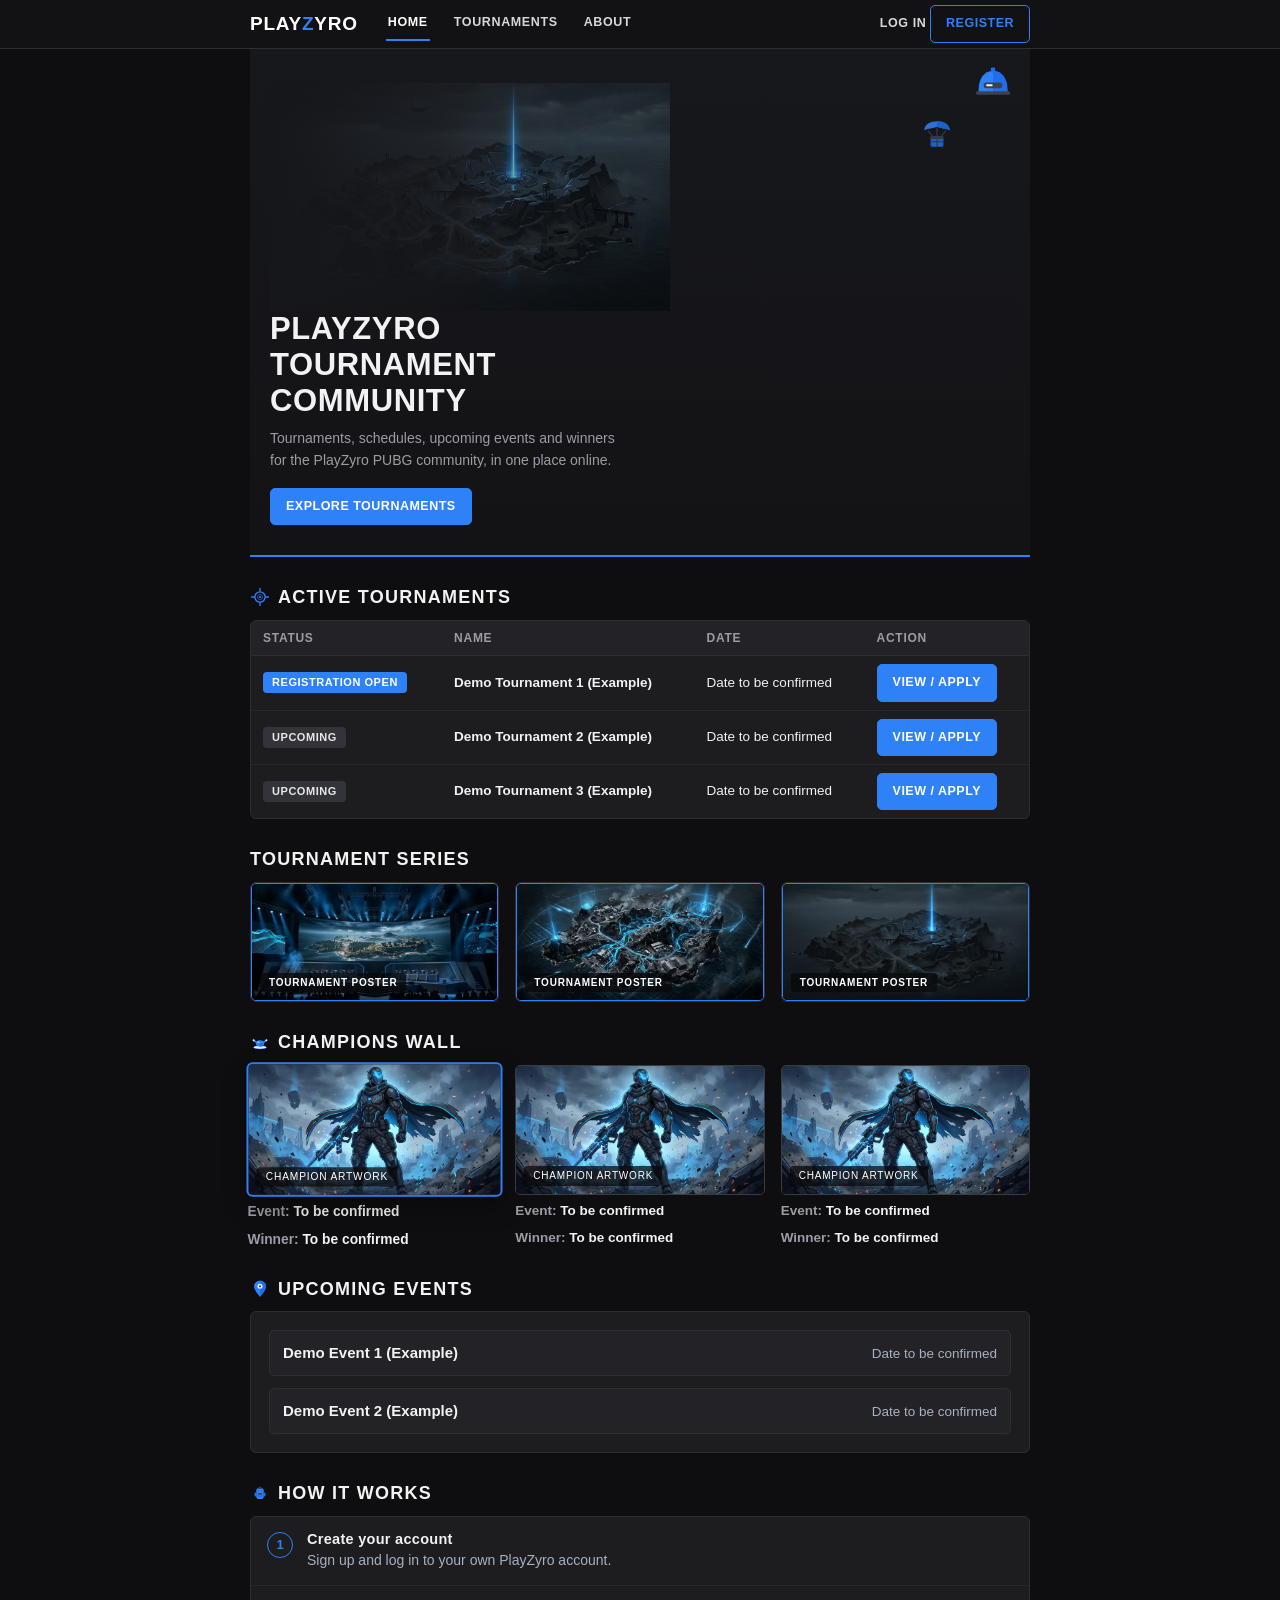
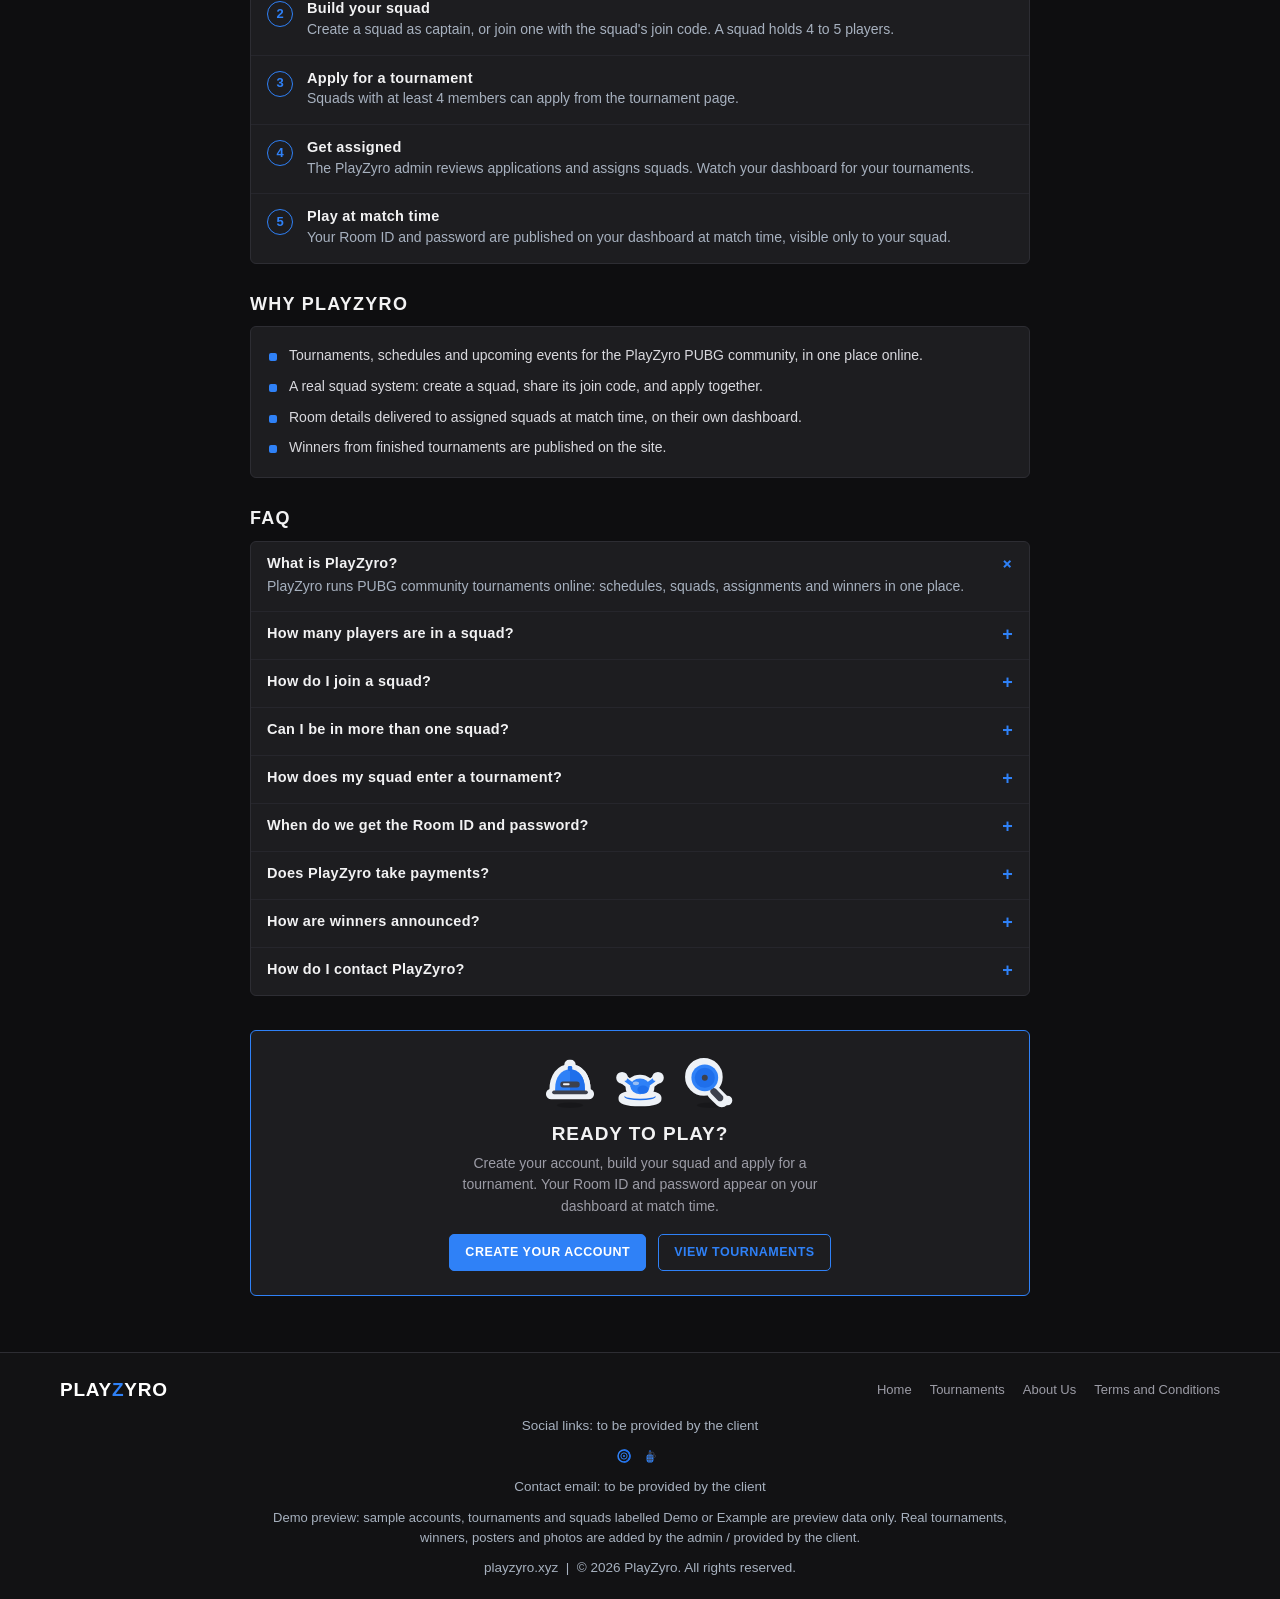
<file: index.html>
<!DOCTYPE html>
<html lang="en">
<head>
<meta charset="UTF-8">
<meta name="viewport" content="width=device-width, initial-scale=1.0">
<title>PlayZyro Tournament Community - PlayZyro</title>
<meta name="description" content=" Tournaments, schedules, upcoming events and winners for the PlayZyro PUBG community, in one place online. ">
<link rel="icon" href=" data:image/svg+xml,%3Csvg xmlns='http://www.w3.org/2000/svg' viewBox='0 0 32 32'%3E%3Crect width='32' height='32' fill='%23151517'/%3E%3Ctext x='16' y='23' font-size='20' font-weight='900' fill='%232f81f7' text-anchor='middle' font-family='Arial'%3EZ%3C/text%3E%3C/svg%3E ">
<link rel="stylesheet" href="assets/css/style.css?v=2026-11-20n">
<script>window.PZ_VARIANT = 'v10';</script>
<script src="assets/js/app.js?v=2026-11-20n"></script>
</head>
<body class="home">
<header class="site">
<div class="header-in col-home">
<a class="logo" href="index.html">PLAY<span class="z">Z</span>YRO</a>
<nav class="main">
<a href="index.html" class="active">Home</a><a href="tournaments.html">Tournaments</a><a href="about.html">About</a>
<a href="dashboard.html" data-nav-dash style="display:none">Dashboard</a>
<a href="admin.html" data-nav-admin style="display:none">Admin Panel</a>
</nav>
<div class="header-right"><span data-user-chip></span></div>
</div>
</header>
<script>
(function(){var u=window.PZ?PZ.session():null;if(u){var d=document.querySelector('[data-nav-dash]');if(d)d.style.display='';if(u.role==='admin'){var a=document.querySelector('[data-nav-admin]');if(a)a.style.display='';}}})();
</script>

<div class="home-wrap">
<section class="hero">
<svg class="pz-hero-ic pz-h1" aria-hidden="true"><use href="assets/img/pz-icons.svg#pz-helmet"/></svg><svg class="pz-hero-ic pz-h2" aria-hidden="true"><use href="assets/img/pz-icons.svg#pz-crate"/></svg>
<div class="hero-art"><svg viewBox="0 0 420 240" preserveAspectRatio="xMidYMid slice" role="img" aria-label="Stylised map graphic" xmlns="http://www.w3.org/2000/svg">
<rect width="420" height="240" fill="#1a2027"/>
<g fill="#242d33"><path d="M0 0h150l30 50-40 30H0z"/><path d="M250 0h170v90l-70 20-60-40z"/><path d="M0 150l80-20 50 50-20 60H0z"/><path d="M280 160l60-30 80 30v80H300z"/></g>
<g fill="none" stroke="#31424e" stroke-width="2"><path d="M20 40c60-20 90 30 150 10s120-30 220 0"/><path d="M10 120c80-30 140 40 230 10s130-20 170 10"/><path d="M60 220c60-50 40-120 110-150"/><path d="M330 230c-20-70 30-110 80-140"/></g>
<g fill="none" stroke="#2f81f7" stroke-width="2.5" opacity="0.85"><path d="M0 90c70 10 90 60 170 50s150-40 250-10"/><path d="M200 240c10-60-20-90 30-140s90-40 120-90"/></g>
<g fill="#2f81f7"><circle cx="120" cy="105" r="4"/><circle cx="255" cy="130" r="4"/><circle cx="335" cy="70" r="4"/></g>
</svg><img class="pz-art" src="assets/img/art-hero.jpg" alt=""><div class="hero-fade"></div></div>
<div class="hero-content">
<h1>PlayZyro<br>Tournament<br>Community</h1>
<p>Tournaments, schedules, upcoming events and winners for the PlayZyro PUBG community, in one place online.</p>
<a class="btn" href="tournaments.html">Explore Tournaments</a>
</div>
</section>

<h2 class="sec"><svg class="pz-ic" aria-hidden="true"><use href="assets/img/pz-icons.svg#pz-crosshair"/></svg>Active Tournaments</h2>
<div class="tablewrap stackwrap"><table class="stack">
<thead><tr><th>Status</th><th>Name</th><th>Date</th><th>Action</th></tr></thead>
<tbody id="home-tournaments"></tbody>
</table></div>

<h2 class="sec">Tournament Series</h2>
<div class="grid3">
<div class="card"><div class="ph tall blue gridbg has-art"><img class="pz-art" src="assets/img/art-poster-a.jpg" alt=""><span class="ph-chip">Tournament Poster</span></div></div>
<div class="card"><div class="ph tall blue gridbg has-art"><img class="pz-art" src="assets/img/art-poster-b.jpg" alt=""><span class="ph-chip">Tournament Poster</span></div></div>
<div class="card"><div class="ph tall blue gridbg has-art"><img class="pz-art" src="assets/img/art-hero.jpg" alt=""><span class="ph-chip">Tournament Poster</span></div></div>
</div>

<h2 class="sec"><svg class="pz-ic" aria-hidden="true"><use href="assets/img/pz-icons.svg#pz-chicken"/></svg>Champions Wall</h2>
<div class="grid3">
<div><div class="photo-ph champ-ph has-art"><img class="pz-art" src="assets/img/art-champion.jpg" alt=""><span class="ph-chip">Champion Artwork</span></div><p class="champ-line"><span class="cl-k">Event:</span> <span class="cl-v">To be confirmed</span></p><p class="champ-line"><span class="cl-k">Winner:</span> <span class="cl-v">To be confirmed</span></p></div>
<div><div class="photo-ph champ-ph has-art"><img class="pz-art" src="assets/img/art-champion.jpg" alt=""><span class="ph-chip">Champion Artwork</span></div><p class="champ-line"><span class="cl-k">Event:</span> <span class="cl-v">To be confirmed</span></p><p class="champ-line"><span class="cl-k">Winner:</span> <span class="cl-v">To be confirmed</span></p></div>
<div><div class="photo-ph champ-ph has-art"><img class="pz-art" src="assets/img/art-champion.jpg" alt=""><span class="ph-chip">Champion Artwork</span></div><p class="champ-line"><span class="cl-k">Event:</span> <span class="cl-v">To be confirmed</span></p><p class="champ-line"><span class="cl-k">Winner:</span> <span class="cl-v">To be confirmed</span></p></div>
</div>

<h2 class="sec"><svg class="pz-ic" aria-hidden="true"><use href="assets/img/pz-icons.svg#pz-pin"/></svg>Upcoming Events</h2>
<div class="panel"><div id="home-events" class="evlist"></div></div>

<h2 class="sec"><svg class="pz-ic" aria-hidden="true"><use href="assets/img/pz-icons.svg#pz-backpack"/></svg>How It Works</h2>
<div class="steps">
<div class="step"><span class="n">1</span><div><h3>Create your account</h3><p>Sign up and log in to your own PlayZyro account.</p></div></div>
<div class="step"><span class="n">2</span><div><h3>Build your squad</h3><p>Create a squad as captain, or join one with the squad's join code. A squad holds 4 to 5 players.</p></div></div>
<div class="step"><span class="n">3</span><div><h3>Apply for a tournament</h3><p>Squads with at least 4 members can apply from the tournament page.</p></div></div>
<div class="step"><span class="n">4</span><div><h3>Get assigned</h3><p>The PlayZyro admin reviews applications and assigns squads. Watch your dashboard for your tournaments.</p></div></div>
<div class="step"><span class="n">5</span><div><h3>Play at match time</h3><p>Your Room ID and password are published on your dashboard at match time, visible only to your squad.</p></div></div>
</div>

<h2 class="sec">Why PlayZyro</h2>
<div class="panel"><ul class="ticks">
<li>Tournaments, schedules and upcoming events for the PlayZyro PUBG community, in one place online.</li>
<li>A real squad system: create a squad, share its join code, and apply together.</li>
<li>Room details delivered to assigned squads at match time, on their own dashboard.</li>
<li>Winners from finished tournaments are published on the site.</li>
</ul></div>

<h2 class="sec">FAQ</h2>
<div class="faq">
<div class="qa"><h3>What is PlayZyro?</h3><p>PlayZyro runs PUBG community tournaments online: schedules, squads, assignments and winners in one place.</p></div>
<div class="qa"><h3>How many players are in a squad?</h3><p>A squad holds 4 to 5 players. The captain creates the squad and shares its join code.</p></div>
<div class="qa"><h3>How do I join a squad?</h3><p>Ask the captain for the squad's join code, then use Join a Squad while logged in.</p></div>
<div class="qa"><h3>Can I be in more than one squad?</h3><p>Each player has one active squad.</p></div>
<div class="qa"><h3>How does my squad enter a tournament?</h3><p>A squad with at least 4 members applies from the tournament page. The admin assigns squads, and assigned squads see the tournament on their dashboard.</p></div>
<div class="qa"><h3>When do we get the Room ID and password?</h3><p>The admin publishes them at match time. They appear on the dashboard of assigned squad members only.</p></div>
<div class="qa"><h3>Does PlayZyro take payments?</h3><p>No. PlayZyro does not take payments, deposits or withdrawals on this site.</p></div>
<div class="qa"><h3>How are winners announced?</h3><p>Winners from finished tournaments are published in the winners section on this site.</p></div>
<div class="qa"><h3>How do I contact PlayZyro?</h3><p>Contact email: to be provided by the client.</p></div>
</div>

<div class="cta-band">
<div class="pz-cluster" aria-hidden="true"><svg class="pz-stk"><use href="assets/img/pz-icons.svg#pz-helmet-s"/></svg><svg class="pz-stk"><use href="assets/img/pz-icons.svg#pz-chicken-s"/></svg><svg class="pz-stk"><use href="assets/img/pz-icons.svg#pz-pan-s"/></svg></div>
<h2>Ready to Play?</h2>
<p>Create your account, build your squad and apply for a tournament. Your Room ID and password appear on your dashboard at match time.</p>
<div class="row"><a class="btn" href="auth.html">Create Your Account</a><a class="btn ghost" href="tournaments.html">View Tournaments</a></div>
</div>
</div>
<script>
function chip(s){var c=(s==='Registration Open'||s==='Live')?'chip blue':'chip';return '<span class="'+c+'">'+PZ.esc(s)+'</span>';}
var tb=document.getElementById('home-tournaments');
if(!PZ.db.tournaments.length){tb.innerHTML='<tr><td colspan="4" class="empty">No tournaments yet. Tournaments added by the admin will appear here.</td></tr>';}
else{tb.innerHTML=PZ.db.tournaments.map(function(t){return '<tr><td data-label="Status">'+chip(t.status)+'</td><td class="name" data-label="Name">'+PZ.esc(t.name)+'</td><td data-label="Date">'+PZ.esc(t.dateText)+'</td><td data-label="Action"><a class="btn sm" href="tournament.html?id='+t.id+'">View / Apply</a></td></tr>';}).join('');}
var ev=document.getElementById('home-events');
ev.innerHTML=PZ.db.events.length?PZ.db.events.map(function(e){return '<div class="evitem evrow"><b>'+PZ.esc(e.title)+'</b><span class="muted small">'+PZ.esc(e.dateText)+'</span></div>';}).join(''):'<p class="muted">No upcoming events yet. Events added by the admin will appear here.</p>';
</script>
<footer class="site">
<div class="wrap">
<div class="foot-top"><a class="logo" href="index.html">PLAY<span class="z">Z</span>YRO</a>
<nav><a href="index.html">Home</a><a href="tournaments.html">Tournaments</a><a href="about.html">About Us</a><a href="terms.html">Terms and Conditions</a></nav></div>
<p class="small muted">Social links: to be provided by the client</p><p class="pz-foot" aria-hidden="true"><svg class="pz-ic"><use href="assets/img/pz-icons.svg#pz-zone"/></svg><svg class="pz-ic"><use href="assets/img/pz-icons.svg#pz-grenade"/></svg></p>
<p class="small muted">Contact email: to be provided by the client</p>
<p class="demo-note">Demo preview: sample accounts, tournaments and squads labelled Demo or Example are preview data only. Real tournaments, winners, posters and photos are added by the admin / provided by the client.</p>
<p class="small muted" style="margin-top:10px">playzyro.xyz &nbsp;|&nbsp; &copy; <span id="yr"></span> PlayZyro. All rights reserved.</p>
</div>
</footer>
<script>document.getElementById('yr').textContent=new Date().getFullYear();</script>
</body>
</html>
</file>
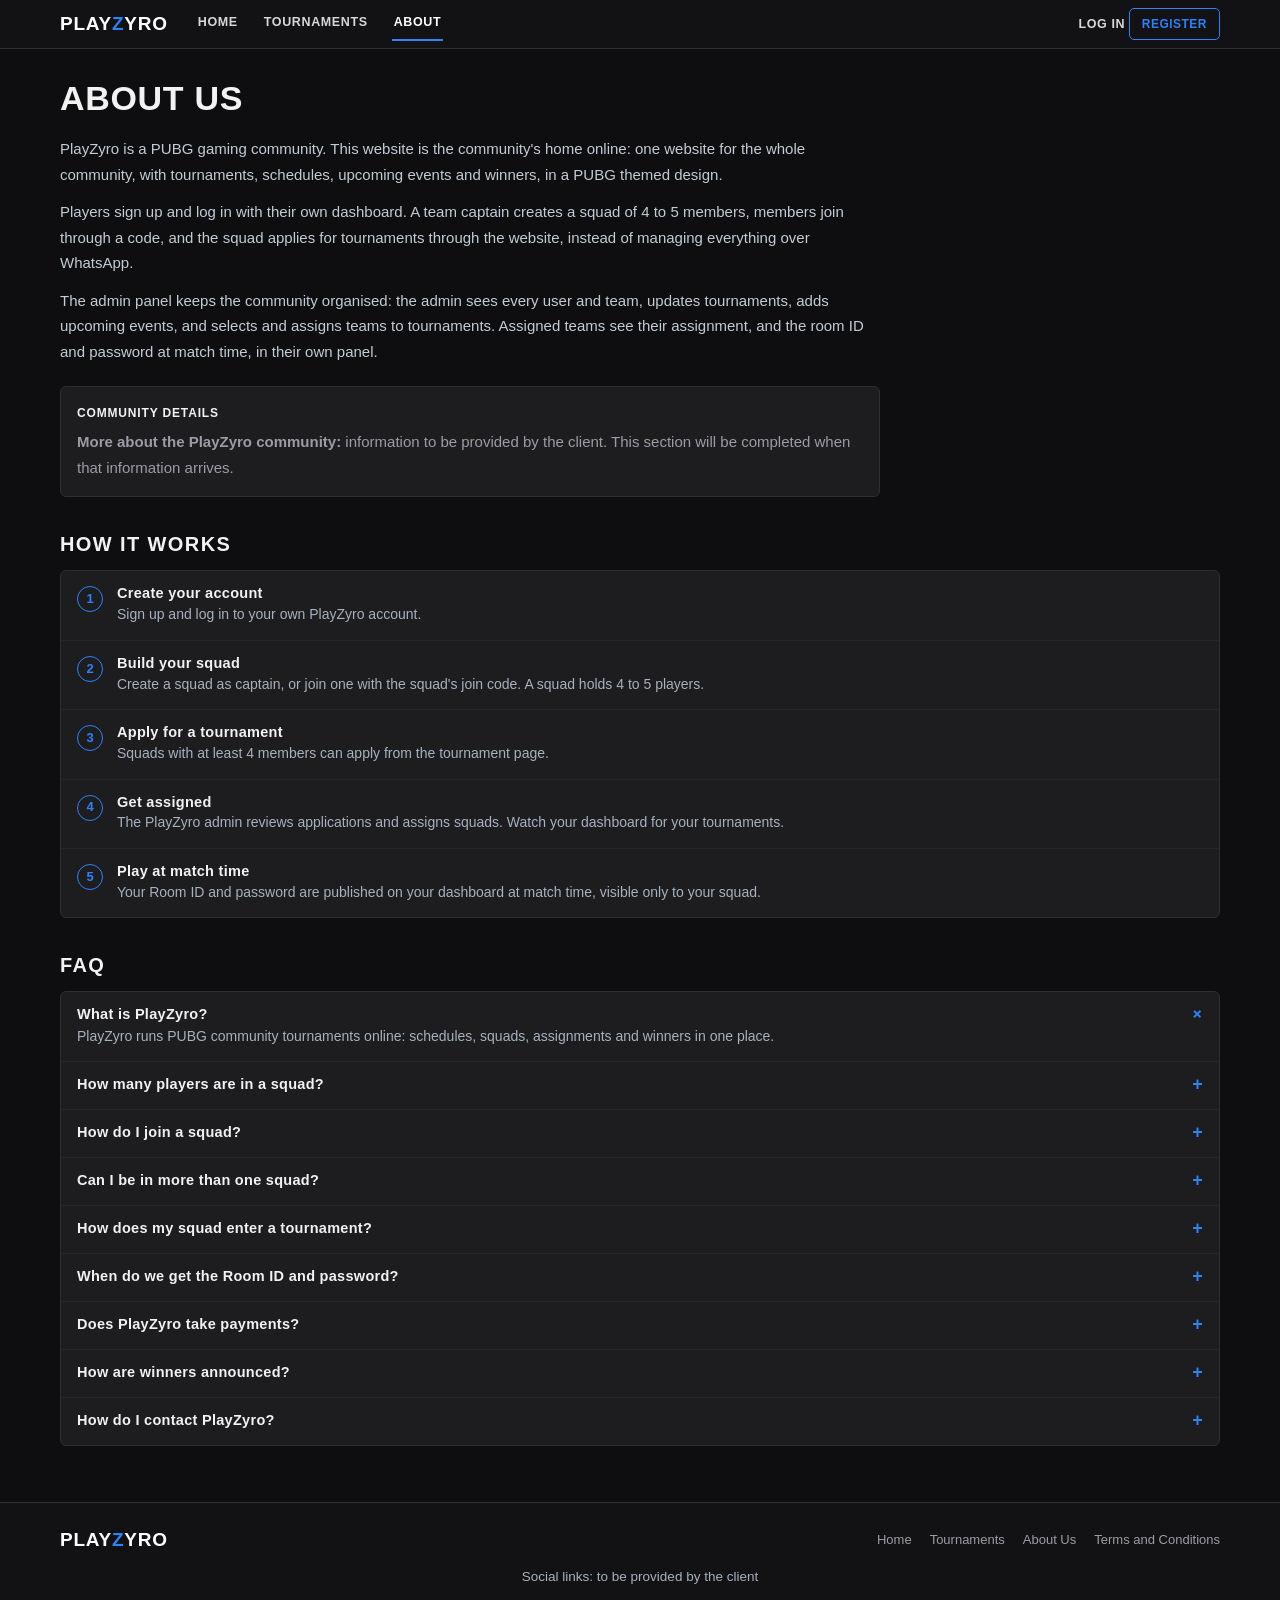
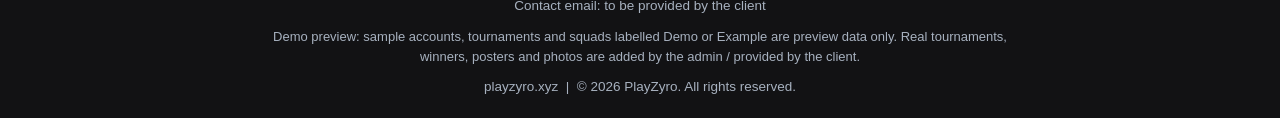
<file: about.html>
<!DOCTYPE html>
<html lang="en">
<head>
<meta charset="UTF-8">
<meta name="viewport" content="width=device-width, initial-scale=1.0">
<title>About Us - PlayZyro</title>
<meta name="description" content=" About PlayZyro, a PUBG gaming community. ">
<link rel="icon" href=" data:image/svg+xml,%3Csvg xmlns='http://www.w3.org/2000/svg' viewBox='0 0 32 32'%3E%3Crect width='32' height='32' fill='%23151517'/%3E%3Ctext x='16' y='23' font-size='20' font-weight='900' fill='%232f81f7' text-anchor='middle' font-family='Arial'%3EZ%3C/text%3E%3C/svg%3E ">
<link rel="stylesheet" href="assets/css/style.css?v=2026-11-20n">
<script>window.PZ_VARIANT = 'v10';</script>
<script src="assets/js/app.js?v=2026-11-20n"></script>
</head>
<body>
<header class="site">
<div class="header-in">
<a class="logo" href="index.html">PLAY<span class="z">Z</span>YRO</a>
<nav class="main">
<a href="index.html">Home</a><a href="tournaments.html">Tournaments</a><a href="about.html" class="active">About</a>
<a href="dashboard.html" data-nav-dash style="display:none">Dashboard</a>
<a href="admin.html" data-nav-admin style="display:none">Admin Panel</a>
</nav>
<div class="header-right"><span data-user-chip></span></div>
</div>
</header>
<script>
(function(){var u=window.PZ?PZ.session():null;if(u){var d=document.querySelector('[data-nav-dash]');if(d)d.style.display='';if(u.role==='admin'){var a=document.querySelector('[data-nav-admin]');if(a)a.style.display='';}}})();
</script>

<div class="wrap">
<div class="pagehead"><h1>About Us</h1></div>
<div class="prose" style="margin-top:18px">
<p>PlayZyro is a PUBG gaming community. This website is the community's home online: one website for the whole community, with tournaments, schedules, upcoming events and winners, in a PUBG themed design.</p>
<p>Players sign up and log in with their own dashboard. A team captain creates a squad of 4 to 5 members, members join through a code, and the squad applies for tournaments through the website, instead of managing everything over WhatsApp.</p>
<p>The admin panel keeps the community organised: the admin sees every user and team, updates tournaments, adds upcoming events, and selects and assigns teams to tournaments. Assigned teams see their assignment, and the room ID and password at match time, in their own panel.</p>
<div class="gapbox"><div class="gb-h">Community Details</div><b>More about the PlayZyro community:</b> information to be provided by the client. This section will be completed when that information arrives.</div>
</div>
<h2 class="sec">How It Works</h2>
<div class="steps">
<div class="step"><span class="n">1</span><div><h3>Create your account</h3><p>Sign up and log in to your own PlayZyro account.</p></div></div>
<div class="step"><span class="n">2</span><div><h3>Build your squad</h3><p>Create a squad as captain, or join one with the squad's join code. A squad holds 4 to 5 players.</p></div></div>
<div class="step"><span class="n">3</span><div><h3>Apply for a tournament</h3><p>Squads with at least 4 members can apply from the tournament page.</p></div></div>
<div class="step"><span class="n">4</span><div><h3>Get assigned</h3><p>The PlayZyro admin reviews applications and assigns squads. Watch your dashboard for your tournaments.</p></div></div>
<div class="step"><span class="n">5</span><div><h3>Play at match time</h3><p>Your Room ID and password are published on your dashboard at match time, visible only to your squad.</p></div></div>
</div>
<h2 class="sec">FAQ</h2>
<div class="faq">
<div class="qa"><h3>What is PlayZyro?</h3><p>PlayZyro runs PUBG community tournaments online: schedules, squads, assignments and winners in one place.</p></div>
<div class="qa"><h3>How many players are in a squad?</h3><p>A squad holds 4 to 5 players. The captain creates the squad and shares its join code.</p></div>
<div class="qa"><h3>How do I join a squad?</h3><p>Ask the captain for the squad's join code, then use Join a Squad while logged in.</p></div>
<div class="qa"><h3>Can I be in more than one squad?</h3><p>Each player has one active squad.</p></div>
<div class="qa"><h3>How does my squad enter a tournament?</h3><p>A squad with at least 4 members applies from the tournament page. The admin assigns squads, and assigned squads see the tournament on their dashboard.</p></div>
<div class="qa"><h3>When do we get the Room ID and password?</h3><p>The admin publishes them at match time. They appear on the dashboard of assigned squad members only.</p></div>
<div class="qa"><h3>Does PlayZyro take payments?</h3><p>No. PlayZyro does not take payments, deposits or withdrawals on this site.</p></div>
<div class="qa"><h3>How are winners announced?</h3><p>Winners from finished tournaments are published in the winners section on this site.</p></div>
<div class="qa"><h3>How do I contact PlayZyro?</h3><p>Contact email: to be provided by the client.</p></div>
</div>
</div>
<footer class="site">
<div class="wrap">
<div class="foot-top"><a class="logo" href="index.html">PLAY<span class="z">Z</span>YRO</a>
<nav><a href="index.html">Home</a><a href="tournaments.html">Tournaments</a><a href="about.html">About Us</a><a href="terms.html">Terms and Conditions</a></nav></div>
<p class="small muted">Social links: to be provided by the client</p>
<p class="small muted">Contact email: to be provided by the client</p>
<p class="demo-note">Demo preview: sample accounts, tournaments and squads labelled Demo or Example are preview data only. Real tournaments, winners, posters and photos are added by the admin / provided by the client.</p>
<p class="small muted" style="margin-top:10px">playzyro.xyz &nbsp;|&nbsp; &copy; <span id="yr"></span> PlayZyro. All rights reserved.</p>
</div>
</footer>
<script>document.getElementById('yr').textContent=new Date().getFullYear();</script>
</body>
</html>
</file>
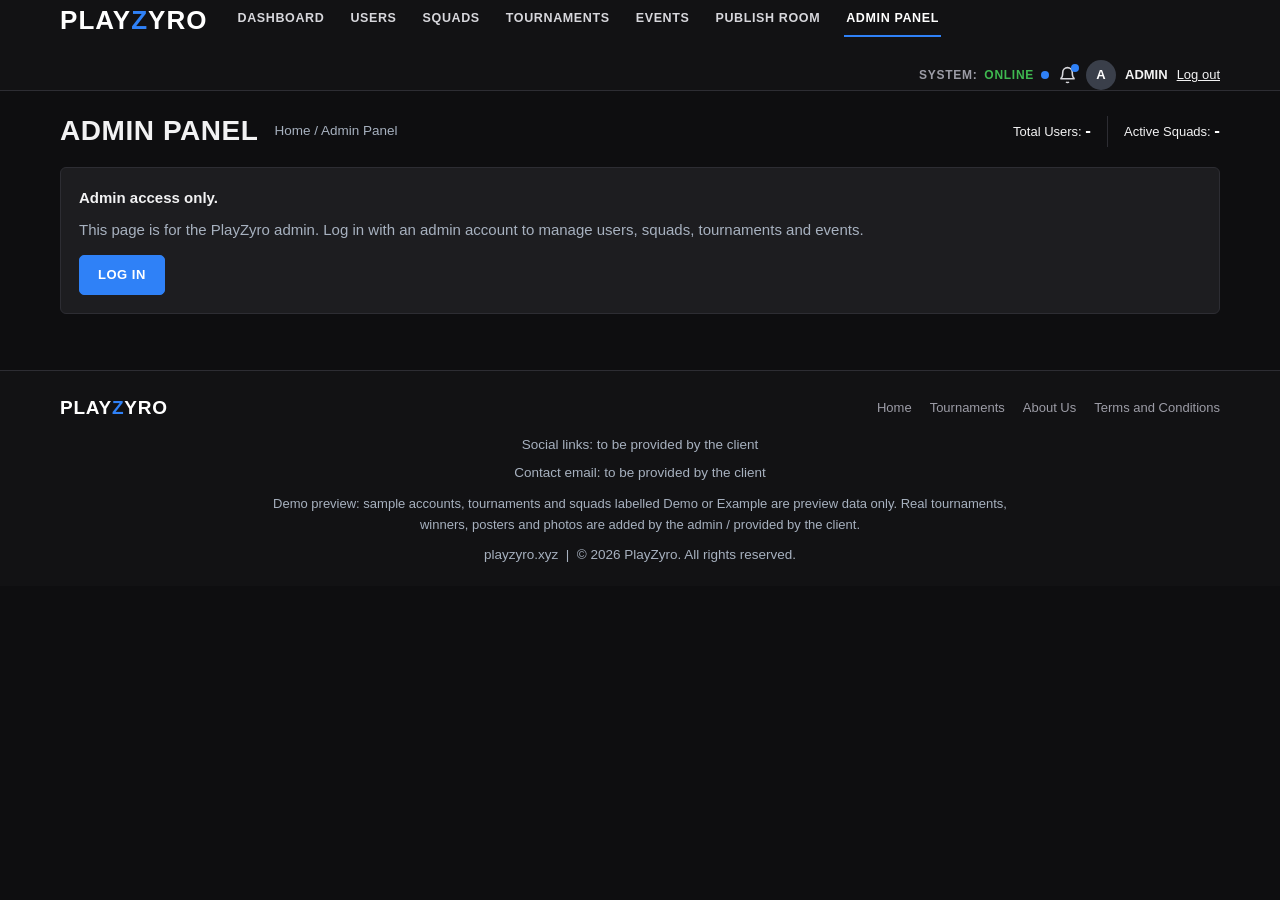
<file: admin.html>
<!DOCTYPE html>
<html lang="en">
<head>
<meta charset="UTF-8">
<meta name="viewport" content="width=device-width, initial-scale=1.0">
<title>Admin Panel - PlayZyro</title>
<meta name="description" content=" PlayZyro admin panel: users, squads, tournaments, events, team assignment and room publishing. ">
<link rel="icon" href=" data:image/svg+xml,%3Csvg xmlns='http://www.w3.org/2000/svg' viewBox='0 0 32 32'%3E%3Crect width='32' height='32' fill='%23151517'/%3E%3Ctext x='16' y='23' font-size='20' font-weight='900' fill='%232f81f7' text-anchor='middle' font-family='Arial'%3EZ%3C/text%3E%3C/svg%3E ">
<link rel="stylesheet" href="assets/css/style.css?v=2026-11-20n">
<script>window.PZ_VARIANT = 'v10';</script>
<script src="assets/js/app.js?v=2026-11-20n"></script>
</head>
<body>
<header class="site">
<div class="header-in">
<a class="logo" href="index.html" style="font-size:26px">PLAY<span class="z">Z</span>YRO</a>
<nav class="main">
<a href="#admin-top">Dashboard</a><a href="#panel-users">Users</a><a href="#panel-squads">Squads</a><a href="#panel-tournaments">Tournaments</a><a href="#panel-events">Events</a><a href="#panel-room">Publish Room</a><a href="admin.html" class="active">Admin Panel</a>
</nav>
<div class="header-right"><span class="userbox"><span class="sys-status">System: <b>Online</b><span class="sysdot"></span></span><span class="bell"><svg width="19" height="19" viewBox="0 0 24 24" fill="none" stroke="currentColor" stroke-width="2" aria-hidden="true"><path d="M18 8a6 6 0 1 0-12 0c0 7-3 8-3 8h18s-3-1-3-8"/><path d="M13.7 20a2 2 0 0 1-3.4 0"/></svg><span class="dot"></span></span><span class="avatar">A</span><span>ADMIN</span><a href="#" data-logout style="color:inherit;text-decoration:underline;font-weight:400">Log out</a></span></div>
</div>
</header>

<div class="wrap">
<div class="admin-head" id="admin-top">
<h1 style="font-size:28px;text-transform:uppercase">Admin Panel</h1>
<span class="muted small">Home / Admin Panel</span>
<div class="counts">
<span class="count-pill">Total Users: <b id="c-users">-</b></span>
<span class="count-pill">Active Squads: <b id="c-squads">-</b></span>
</div>
</div>
<div id="admin-denied" class="panel" style="margin-top:20px;display:none">
<p><b>Admin access only.</b></p>
<p class="muted" style="margin-top:8px">This page is for the PlayZyro admin. Log in with an admin account to manage users, squads, tournaments and events.</p>
<p style="margin-top:14px"><a class="btn" href="auth.html">Log in</a></p>
</div>
<div id="admin-main" style="display:none">
<div class="admin-grid">
<div class="panel" id="panel-tournaments">
<h3>Tournaments Manager</h3>
<div class="tlist" id="tm-list"></div>
</div>
<div class="panel" style="margin-top:18px">
<h3>Assign Teams to Tournament</h3>
<label for="as-t">Select Tournament</label><select id="as-t"></select>
<label>Squads</label>
<div class="checklist" id="as-squads"></div>
<button class="btn block" id="as-btn" type="button">Assign Teams</button>
<div class="small muted" style="text-transform:uppercase;letter-spacing:.06em;margin-top:14px">Applications</div>
<div id="as-apps" class="small muted" style="margin-top:4px"></div>
</div>
<div class="panel" style="margin-top:18px">
<h3>Create / Edit Tournament</h3>
<form id="tm-form" autocomplete="off">
<input type="hidden" id="tm-id">
<label for="tm-name">Tournament name</label><input id="tm-name" required>
<label for="tm-date">Date text</label><input id="tm-date" placeholder="e.g. Date to be confirmed">
<label for="tm-time">Time text (optional)</label><input id="tm-time">
<label for="tm-mode">Mode</label><select id="tm-mode"><option>Squad</option></select>
<label for="tm-status">Status</label><select id="tm-status"><option>Registration Open</option><option>Upcoming</option><option>Live</option></select>
<button class="btn block" type="submit" style="margin-top:16px">Save Tournament</button>
<button class="btn block grey" type="button" id="tm-reset" style="margin-top:8px">New Tournament</button>
</form>
</div>
<div class="panel" id="panel-users">
<div class="panelhead"><h3>Users</h3><input type="search" id="u-q" placeholder="Search" aria-label="Search users"></div>
<p class="scrollhint">Scroll sideways to see all columns</p>
<div class="tablewrap" style="border:none"><table>
<thead><tr><th>Username</th><th>Role</th><th>Status</th><th>Actions</th></tr></thead>
<tbody id="users-rows"></tbody>
</table></div>
<div class="pager"><button type="button" id="u-prev">&larr; Prev</button><span id="u-page"></span><button type="button" id="u-next">Next &rarr;</button></div>
</div>
<div class="panel" style="margin-top:18px" id="panel-squads">
<div class="panelhead"><h3>Squads</h3><input type="search" id="s-q" placeholder="Search" aria-label="Search squads"></div>
<p class="scrollhint">Scroll sideways to see all columns</p>
<div class="tablewrap" style="border:none"><table>
<thead><tr><th>Squad Name</th><th>Leader</th><th>Players</th><th>Status</th><th>Actions</th></tr></thead>
<tbody id="squads-rows"></tbody>
</table></div>
<div class="pager"><button type="button" id="s-prev">&larr; Prev</button><span id="s-page"></span><button type="button" id="s-next">Next &rarr;</button></div>
<div id="sq-detail"></div>
</div>
<div class="panel" style="margin-top:18px">
<h3>Media Slots</h3>
<div class="grid3" style="grid-template-columns:1fr 1fr">
<div class="ph gridbg has-art" style="min-height:90px"><img class="pz-art" src="assets/img/art-poster-a.jpg" alt=""><span class="ph-chip">Tournament Poster</span></div>
<div class="photo-ph" style="min-height:90px"><span class="ph-frame"><svg width="24" height="24" viewBox="0 0 24 24" fill="currentColor" aria-hidden="true"><circle cx="12" cy="8" r="4"/><path d="M4 21.5c.8-4.2 4-6.5 8-6.5s7.2 2.3 8 6.5z"/></svg><span>Winner Photo Placeholder</span></span></div>
</div>
<div class="photo-ph" style="min-height:90px;margin-top:12px"><span class="ph-frame"><svg width="24" height="24" viewBox="0 0 24 24" fill="currentColor" aria-hidden="true"><circle cx="12" cy="8" r="4"/><path d="M4 21.5c.8-4.2 4-6.5 8-6.5s7.2 2.3 8 6.5z"/></svg><span>Team Photo Placeholder</span></span></div>
</div>
<div class="panel" id="panel-events">
<div class="panelhead"><h3>Upcoming Events</h3><span id="ev-add-slot"></span></div>
<div class="timeline" id="ev-list"></div>
<form id="ev-form" autocomplete="off" style="display:none;margin-top:6px;border-top:1px solid var(--border);padding-top:6px">
<input type="hidden" id="ev-id">
<label for="ev-title">Event title</label><input id="ev-title" required>
<label for="ev-date">Date text</label><input id="ev-date" placeholder="e.g. Date to be confirmed">
<button class="btn block" type="submit" id="ev-submit" style="margin-top:16px">Add Event</button>
</form>
</div>
<div class="panel" style="margin-top:18px" id="panel-room">
<h3>Publish Room ID &amp; Password</h3>
<form id="room-form" autocomplete="off">
<label for="rm-t">Tournament</label><select id="rm-t"></select>
<label for="rm-id">Room ID</label><input id="rm-id" required>
<label for="rm-pass">Password</label><input id="rm-pass" required>
<button class="btn block" type="submit" style="margin-top:16px">Publish Room</button>
</form>
<p class="small muted" style="margin-top:10px">Only squads assigned to that tournament will see the published room on their dashboard.</p>
<div id="rm-list" class="small muted" style="margin-top:10px"></div>
</div>
</div>
</div>
</div>
<script>
var u=PZ.session();
if(!u||u.role!=='admin'){document.getElementById('admin-denied').style.display='block';}
else{
 document.getElementById('admin-main').style.display='block';
 var PAGE=5;
 var uState={q:'',page:1,editId:null}, sState={q:'',page:1}, viewSquadId=null;
 var peopleSvg='<svg width="15" height="15" viewBox="0 0 24 24" fill="none" stroke="currentColor" stroke-width="2" aria-hidden="true"><path d="M17 21v-2a4 4 0 0 0-4-4H5a4 4 0 0 0-4 4v2"/><circle cx="9" cy="7" r="4"/><path d="M23 21v-2a4 4 0 0 0-3-3.87"/><path d="M16 3.13a4 4 0 0 1 0 7.75"/></svg>';
 function roleOf(x){return x.role==='admin'?'Admin':(PZ.db.squads.some(function(s){return s.captainId===x.id;})?'Captain':'User');}
 function renderTournaments(){
  document.getElementById('tm-list').innerHTML=PZ.db.tournaments.length?PZ.db.tournaments.map(function(t){
   var cls=t.status==='Registration Open'?'st-reg':(t.status==='Live'?'st-live':'st-up');
   var chipCls=t.status==='Registration Open'?'tchip white':(t.status==='Live'?'tchip blue':'tchip');
   return '<div class="titem '+cls+'"><div class="trow"><span class="tmain"><span class="nm">'+PZ.esc(t.name)+'</span> <span class="chip '+chipCls+'">'+PZ.esc(t.status)+'</span></span><span class="tright"><span class="parts">'+peopleSvg+' '+PZ.appliedSquadIds(t.id).length+'</span><button class="btn sm ghost" type="button" data-manage="'+t.id+'">Manage</button></span></div><div class="small muted" style="margin-top:3px">Event participants</div></div>';}).join(''):'<p class="muted">No tournaments yet.</p>';
  document.querySelectorAll('[data-manage]').forEach(function(b){b.addEventListener('click',function(){
   var t=PZ.db.tournaments.find(function(x){return x.id===b.getAttribute('data-manage');});if(!t)return;
   document.getElementById('tm-id').value=t.id;document.getElementById('tm-name').value=t.name;document.getElementById('tm-date').value=t.dateText;document.getElementById('tm-time').value=t.timeText||'';document.getElementById('tm-mode').value=t.mode;document.getElementById('tm-status').value=t.status;
   document.getElementById('tm-form').scrollIntoView({block:'center'});document.getElementById('tm-name').focus();});});
 }
 function renderUsers(){
  var q=uState.q.toLowerCase();
  var list=PZ.db.users.filter(function(x){return !q||x.username.toLowerCase().indexOf(q)>-1||x.id.toLowerCase().indexOf(q)>-1;});
  var pages=Math.max(1,Math.ceil(list.length/PAGE));
  if(uState.page>pages)uState.page=pages;
  var start=(uState.page-1)*PAGE, rows=list.slice(start,start+PAGE);
  document.getElementById('users-rows').innerHTML=rows.length?rows.map(function(x){
   var status=x.banned?'<span class="status-banned">Banned</span>':'<span class="status-active">Active</span>';
   var main='<tr><td class="name">'+PZ.esc(x.username)+'</td><td>'+roleOf(x)+'</td><td>'+status+'</td><td><button class="act" type="button" data-uedit="'+x.id+'">Edit</button> / <button class="act danger" type="button" data-uban="'+x.id+'">'+(x.banned?'Unban':'Ban')+'</button></td></tr>';
   if(uState.editId===x.id){
    main+='<tr><td colspan="4"><form class="inline-edit" data-uform="'+x.id+'"><input value="'+PZ.esc(x.username)+'" aria-label="New username" required minlength="3"><button class="btn sm" type="submit">Save</button><button class="btn sm grey" type="button" data-ucancel="1">Cancel</button></form></td></tr>';
   }
   return main;}).join(''):'<tr><td colspan="4" class="empty">No users match your search.</td></tr>';
  document.getElementById('u-page').textContent='Page '+uState.page+' of '+pages;
  document.getElementById('u-prev').disabled=uState.page<=1;
  document.getElementById('u-next').disabled=uState.page>=pages;
  document.querySelectorAll('[data-uedit]').forEach(function(b){b.addEventListener('click',function(){uState.editId=b.getAttribute('data-uedit');renderUsers();});});
  document.querySelectorAll('[data-ucancel]').forEach(function(b){b.addEventListener('click',function(){uState.editId=null;renderUsers();});});
  document.querySelectorAll('[data-uform]').forEach(function(f){f.addEventListener('submit',function(e){e.preventDefault();
   var id=f.getAttribute('data-uform'), name=f.querySelector('input').value.trim();
   if(PZ.db.users.some(function(x){return x.id!==id&&x.username.toLowerCase()===name.toLowerCase();})){PZ.toast('That username is already taken');return;}
   var usr=PZ.user(id); if(usr){usr.username=name;PZ.save();}
   uState.editId=null; render(); PZ.toast('Username updated');});});
  document.querySelectorAll('[data-uban]').forEach(function(b){b.addEventListener('click',function(){
   var id=b.getAttribute('data-uban');
   if(id===u.id){PZ.toast('You cannot ban your own admin account');return;}
   var usr=PZ.user(id); if(!usr)return;
   usr.banned=!usr.banned; PZ.save(); render(); PZ.toast(usr.banned?('Banned '+usr.username):('Unbanned '+usr.username));});});
 }
 function renderSquads(){
  var q=sState.q.toLowerCase();
  var list=PZ.db.squads.filter(function(s){var cap=PZ.user(s.captainId);return !q||s.name.toLowerCase().indexOf(q)>-1||(cap&&cap.username.toLowerCase().indexOf(q)>-1);});
  var pages=Math.max(1,Math.ceil(list.length/PAGE));
  if(sState.page>pages)sState.page=pages;
  var start=(sState.page-1)*PAGE, rows=list.slice(start,start+PAGE);
  document.getElementById('squads-rows').innerHTML=rows.length?rows.map(function(s){var cap=PZ.user(s.captainId);
   return '<tr'+(viewSquadId===s.id?' class="hl"':'')+'><td class="name">'+PZ.esc(s.name)+'</td><td>'+(cap?PZ.esc(cap.username):'')+'</td><td>'+s.memberIds.length+' / 5</td><td><span class="status-active">Active</span></td><td><button class="act" type="button" data-sview="'+s.id+'">View</button> / <button class="act" type="button" data-smanage="'+s.id+'">Manage</button></td></tr>';}).join(''):'<tr><td colspan="5" class="empty">No squads match your search.</td></tr>';
  document.getElementById('s-page').textContent='Page '+sState.page+' of '+pages;
  document.getElementById('s-prev').disabled=sState.page<=1;
  document.getElementById('s-next').disabled=sState.page>=pages;
  document.querySelectorAll('[data-sview]').forEach(function(b){b.addEventListener('click',function(){
   viewSquadId=b.getAttribute('data-sview'); renderSquads(); renderSquadDetail();});});
  document.querySelectorAll('[data-smanage]').forEach(function(b){b.addEventListener('click',function(){
   var id=b.getAttribute('data-smanage');
   document.querySelectorAll('.as-sq').forEach(function(c){if(c.value===id)c.checked=true;});
   document.getElementById('as-btn').scrollIntoView({block:'center'});
   var s=PZ.db.squads.find(function(x){return x.id===id;});
   PZ.toast('Selected in Assign Teams: '+(s?s.name:''));});});
 }
 function renderSquadDetail(){
  var box=document.getElementById('sq-detail');
  var s=PZ.db.squads.find(function(x){return x.id===viewSquadId;});
  if(!s){box.innerHTML='';return;}
  var cap=PZ.user(s.captainId);
  var members=s.memberIds.map(function(id){var m=PZ.user(id);return m?PZ.esc(m.username):'Player';}).join(', ');
  var apps=PZ.db.applications.filter(function(a){return a.squadId===s.id;}).map(function(a){var t=PZ.db.tournaments.find(function(x){return x.id===a.tournamentId;});return t?PZ.esc(t.name):'';});
  box.innerHTML='<div class="sq-detail"><b>'+PZ.esc(s.name)+'</b><br>Leader: '+(cap?PZ.esc(cap.username):'')+'<br>Members ('+s.memberIds.length+' / 5): '+members+'<br>Join code: <b>'+PZ.esc(s.joinCode)+'</b>'+(apps.length?'<br>Applied to: '+apps.join(', '):'')+'</div>';
 }
 function renderAssign(){
  var opts=PZ.db.tournaments.map(function(t){return '<option value="'+t.id+'">'+PZ.esc(t.name)+'</option>';}).join('');
  var curT=document.getElementById('as-t').value;
  document.getElementById('as-t').innerHTML=opts;document.getElementById('rm-t').innerHTML=opts;
  if(curT&&PZ.db.tournaments.some(function(t){return t.id===curT;}))document.getElementById('as-t').value=curT;
  document.getElementById('as-squads').innerHTML=PZ.db.squads.length?PZ.db.squads.map(function(s){
   return '<label><input type="checkbox" class="as-sq" value="'+s.id+'"> '+PZ.esc(s.name)+' ('+s.memberIds.length+' members)</label>';}).join(''):'<p class="muted small">No squads yet.</p>';
  document.getElementById('as-apps').innerHTML=PZ.db.applications.length?('Applications: '+PZ.db.applications.map(function(a){var t=PZ.db.tournaments.find(function(x){return x.id===a.tournamentId;});var s=PZ.db.squads.find(function(x){return x.id===a.squadId;});return PZ.esc(s?s.name:'Squad')+' -&gt; '+PZ.esc(t?t.name:'Tournament')+' ('+PZ.esc(a.status)+')';}).join('<br>')):'No applications yet.';
 }
 function renderEvents(){
  var addBtn='<button class="btn outline ev-add-btn" type="button">+ Add Event</button>';
  document.getElementById('ev-add-slot').innerHTML=addBtn;
  document.getElementById('ev-list').innerHTML=PZ.db.events.length?PZ.db.events.map(function(e){
   return '<div class="tl-item"><div class="tl-date">TBC</div><span class="tl-dot"></span><div class="tl-card"><div class="small muted">'+PZ.esc(e.dateText)+'</div><b>'+PZ.esc(e.title)+'</b><div style="margin-top:6px"><button class="act" type="button" data-ev-edit="'+e.id+'">Edit</button> / <button class="act danger" type="button" data-ev-del="'+e.id+'">Delete</button></div></div></div>';}).join(''):'<p class="muted">No events yet.</p>';
  document.querySelectorAll('.ev-add-btn').forEach(function(b){b.addEventListener('click',function(){
   var f=document.getElementById('ev-form'); var show=f.style.display==='none';
   f.style.display=show?'block':'none';
   if(show){document.getElementById('ev-id').value='';document.getElementById('ev-submit').textContent='Add Event';f.scrollIntoView({block:'center'});document.getElementById('ev-title').focus();}});});
  document.querySelectorAll('[data-ev-edit]').forEach(function(b){b.addEventListener('click',function(){
   var ev=PZ.db.events.find(function(x){return x.id===b.getAttribute('data-ev-edit');});if(!ev)return;
   var f=document.getElementById('ev-form');f.style.display='block';
   document.getElementById('ev-id').value=ev.id;document.getElementById('ev-title').value=ev.title;document.getElementById('ev-date').value=ev.dateText;
   document.getElementById('ev-submit').textContent='Save Event';
   f.scrollIntoView({block:'center'});document.getElementById('ev-title').focus();});});
  document.querySelectorAll('[data-ev-del]').forEach(function(b){b.addEventListener('click',function(){
   var id=b.getAttribute('data-ev-del');
   PZ.db.events=PZ.db.events.filter(function(x){return x.id!==id;});
   PZ.save();render();PZ.toast('Event deleted');});});
 }
 function renderRooms(){
  var rk=Object.keys(PZ.db.rooms);
  document.getElementById('rm-list').innerHTML=rk.length?('Published rooms: '+rk.map(function(id){var t=PZ.db.tournaments.find(function(x){return x.id===id;});return PZ.esc(t?t.name:id);}).join(', ')):'No rooms published yet.';
 }
 function render(){
  document.getElementById('c-users').textContent=PZ.db.users.length;
  document.getElementById('c-squads').textContent=PZ.db.squads.length;
  renderTournaments(); renderUsers(); renderSquads(); renderSquadDetail(); renderAssign(); renderEvents(); renderRooms();
 }
 document.getElementById('u-q').addEventListener('input',function(){uState.q=this.value;uState.page=1;renderUsers();});
 document.getElementById('u-prev').addEventListener('click',function(){if(uState.page>1){uState.page--;renderUsers();}});
 document.getElementById('u-next').addEventListener('click',function(){uState.page++;renderUsers();});
 document.getElementById('s-q').addEventListener('input',function(){sState.q=this.value;sState.page=1;renderSquads();});
 document.getElementById('s-prev').addEventListener('click',function(){if(sState.page>1){sState.page--;renderSquads();}});
 document.getElementById('s-next').addEventListener('click',function(){sState.page++;renderSquads();});
 document.getElementById('tm-form').addEventListener('submit',function(e){e.preventDefault();
  var id=document.getElementById('tm-id').value, vals={name:document.getElementById('tm-name').value.trim(),dateText:document.getElementById('tm-date').value.trim()||'Date to be confirmed',timeText:document.getElementById('tm-time').value.trim(),mode:document.getElementById('tm-mode').value.trim()||'Squad',status:document.getElementById('tm-status').value};
  if(id){var t=PZ.db.tournaments.find(function(x){return x.id===id;});Object.assign(t,vals);}
  else{PZ.db.tournaments.push(Object.assign({id:'t'+Math.random().toString(36).slice(2,8).toUpperCase(),slots:''},vals));}
  PZ.save();e.target.reset();document.getElementById('tm-id').value='';document.getElementById('tm-mode').value='Squad';render();PZ.toast('Tournament saved');});
 document.getElementById('tm-reset').addEventListener('click',function(){document.getElementById('tm-form').reset();document.getElementById('tm-id').value='';document.getElementById('tm-mode').value='Squad';});
 document.getElementById('ev-form').addEventListener('submit',function(e){e.preventDefault();
  var eid=document.getElementById('ev-id').value;
  var vals={title:document.getElementById('ev-title').value.trim(),dateText:document.getElementById('ev-date').value.trim()||'Date to be confirmed'};
  if(eid){var ev=PZ.db.events.find(function(x){return x.id===eid;});if(ev)Object.assign(ev,vals);}
  else{PZ.db.events.push(Object.assign({id:'e'+Math.random().toString(36).slice(2,8).toUpperCase()},vals));}
  PZ.save();e.target.reset();document.getElementById('ev-id').value='';document.getElementById('ev-submit').textContent='Add Event';e.target.style.display='none';render();PZ.toast(eid?'Event updated':'Event added');});
 document.getElementById('as-btn').addEventListener('click',function(){
  var tid=document.getElementById('as-t').value;var checked=document.querySelectorAll('.as-sq:checked');
  if(!tid){PZ.toast('Create a tournament first');return;}
  if(!checked.length){PZ.toast('Select at least one squad');return;}
  checked.forEach(function(c){PZ.assign(tid,c.value);});
  render();PZ.toast('Teams assigned');});
 document.getElementById('room-form').addEventListener('submit',function(e){e.preventDefault();
  PZ.publishRoom(document.getElementById('rm-t').value,document.getElementById('rm-id').value.trim(),document.getElementById('rm-pass').value.trim());
  e.target.reset();render();PZ.toast('Room published to assigned squads');});
 render();
}
</script>
<footer class="site">
<div class="wrap">
<div class="foot-top"><a class="logo" href="index.html">PLAY<span class="z">Z</span>YRO</a>
<nav><a href="index.html">Home</a><a href="tournaments.html">Tournaments</a><a href="about.html">About Us</a><a href="terms.html">Terms and Conditions</a></nav></div>
<p class="small muted">Social links: to be provided by the client</p>
<p class="small muted">Contact email: to be provided by the client</p>
<p class="demo-note">Demo preview: sample accounts, tournaments and squads labelled Demo or Example are preview data only. Real tournaments, winners, posters and photos are added by the admin / provided by the client.</p>
<p class="small muted" style="margin-top:10px">playzyro.xyz &nbsp;|&nbsp; &copy; <span id="yr"></span> PlayZyro. All rights reserved.</p>
</div>
</footer>
<script>document.getElementById('yr').textContent=new Date().getFullYear();</script>
</body>
</html>
</file>
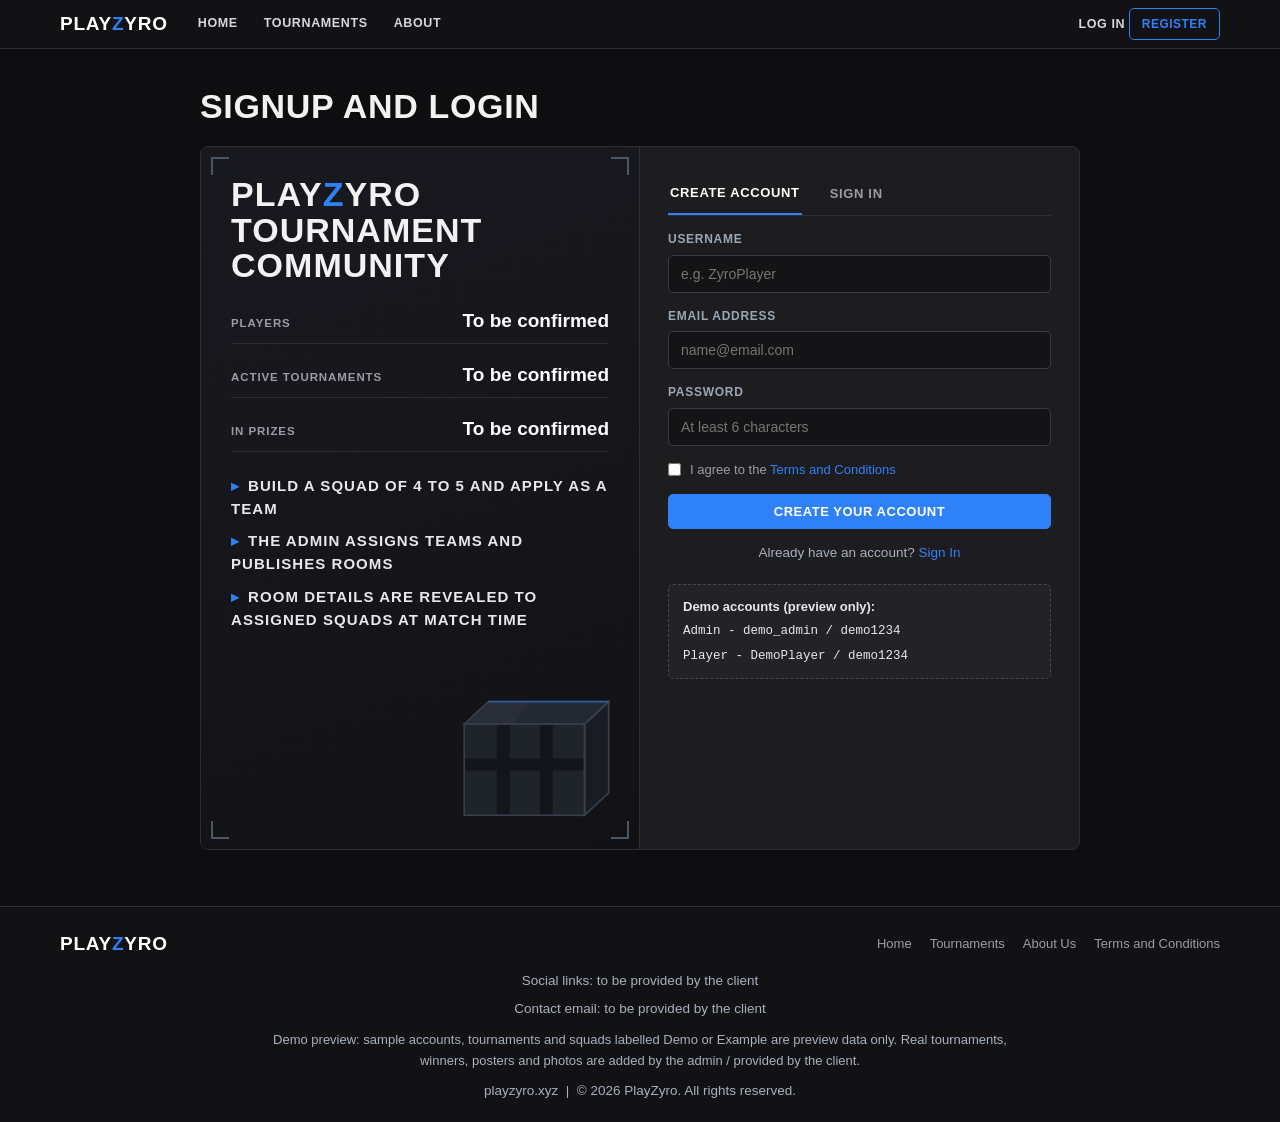
<file: auth.html>
<!DOCTYPE html>
<html lang="en">
<head>
<meta charset="UTF-8">
<meta name="viewport" content="width=device-width, initial-scale=1.0">
<title>Signup and Login - PlayZyro</title>
<meta name="description" content=" Sign up or log in to PlayZyro. ">
<link rel="icon" href=" data:image/svg+xml,%3Csvg xmlns='http://www.w3.org/2000/svg' viewBox='0 0 32 32'%3E%3Crect width='32' height='32' fill='%23151517'/%3E%3Ctext x='16' y='23' font-size='20' font-weight='900' fill='%232f81f7' text-anchor='middle' font-family='Arial'%3EZ%3C/text%3E%3C/svg%3E ">
<link rel="stylesheet" href="assets/css/style.css?v=2026-11-20n">
<script>window.PZ_VARIANT = 'v10';</script>
<script src="assets/js/app.js?v=2026-11-20n"></script>
</head>
<body>
<header class="site">
<div class="header-in">
<a class="logo" href="index.html">PLAY<span class="z">Z</span>YRO</a>
<nav class="main">
<a href="index.html">Home</a><a href="tournaments.html">Tournaments</a><a href="about.html">About</a>
<a href="dashboard.html" data-nav-dash style="display:none">Dashboard</a>
<a href="admin.html" data-nav-admin style="display:none">Admin Panel</a>
</nav>
<div class="header-right"><span data-user-chip></span></div>
</div>
</header>
<script>
(function(){var u=window.PZ?PZ.session():null;if(u){var d=document.querySelector('[data-nav-dash]');if(d)d.style.display='';if(u.role==='admin'){var a=document.querySelector('[data-nav-admin]');if(a)a.style.display='';}}})();
</script>

<div class="auth-shell">
<h1 style="text-align:left;font-size:34px;text-transform:uppercase;margin-bottom:20px">Signup and Login</h1>
<div class="auth-card">
<div class="auth-left">
<span class="cnr tl"></span><span class="cnr tr"></span><span class="cnr bl"></span><span class="cnr br"></span>
<div class="big">PLAY<span class="z">Z</span>YRO<span class="pl">TOURNAMENT COMMUNITY</span></div>
<div class="auth-stats">
<div class="astat"><div class="av">To be confirmed</div><div class="al">Players</div></div>
<div class="astat"><div class="av">To be confirmed</div><div class="al">Active Tournaments</div></div>
<div class="astat"><div class="av">To be confirmed</div><div class="al">In Prizes</div></div>
</div>
<div class="auth-feats">
<span><i>▸</i>Build a squad of 4 to 5 and apply as a team</span>
<span><i>▸</i>The admin assigns teams and publishes rooms</span>
<span><i>▸</i>Room details are revealed to assigned squads at match time</span>
</div>
<svg class="crate" viewBox="0 0 200 200" role="img" aria-label="Supply crate artwork" xmlns="http://www.w3.org/2000/svg">
<polygon points="20,78 48,52 188,52 160,78" fill="#272d36"/>
<polygon points="160,78 188,52 188,158 160,184" fill="#1b1f26"/>
<rect x="20" y="78" width="140" height="106" fill="#22262e"/>
<g fill="#14161b"><rect x="58" y="78" width="15" height="106"/><rect x="108" y="78" width="15" height="106"/><rect x="20" y="118" width="140" height="14"/></g>
<polygon points="20,78 48,52 96,52 78,78" fill="#2e333d" opacity="0.85"/>
<g fill="none" stroke="#3d4654" stroke-width="2"><polygon points="20,78 48,52 188,52 160,78"/><rect x="20" y="78" width="140" height="106"/><polygon points="160,78 188,52 188,158 160,184"/></g>
<path d="M48 52 L188 52" stroke="#2f81f7" stroke-width="2" opacity="0.6"/>
</svg>
</div>
<div class="auth-right">
<div class="tabs">
<button id="tab-signup" class="active" type="button">Create Account</button>
<button id="tab-login" type="button">Sign In</button>
</div>
<form id="form-signup" autocomplete="off">
<label for="su-user">Username</label>
<input id="su-user" placeholder="e.g. ZyroPlayer" required minlength="3">
<label for="su-email">Email Address</label>
<input id="su-email" type="email" placeholder="name@email.com" required>
<label for="su-pass">Password</label>
<input id="su-pass" type="password" required minlength="6" placeholder="At least 6 characters">
<label class="check"><input type="checkbox" id="su-agree" required><span>I agree to the <a href="terms.html">Terms and Conditions</a></span></label>
<button class="btn block" type="submit">Create Your Account</button>
<div class="formerr" id="su-err"></div>
<p class="small muted" style="margin-top:14px;text-align:center">Already have an account? <a href="#" id="go-login">Sign In</a></p>
</form>
<form id="form-login" autocomplete="off" style="display:none">
<label for="li-who">Username or Email</label>
<input id="li-who" required>
<label for="li-pass">Password</label>
<input id="li-pass" type="password" required>
<button class="btn block" type="submit" style="margin-top:16px">Sign In</button>
<div class="formerr" id="li-err"></div>
<p class="small muted" style="margin-top:14px;text-align:center">New to PlayZyro? <a href="#" id="go-signup">Create an account</a></p>
</form>
<div class="demo-box"><b>Demo accounts (preview only):</b><span class="cred">Admin - demo_admin / demo1234</span><span class="cred">Player - DemoPlayer / demo1234</span></div>
</div>
</div>
</div>
<script>
var ts=document.getElementById('tab-signup'),tl=document.getElementById('tab-login'),fs=document.getElementById('form-signup'),fl=document.getElementById('form-login');
function show(which){var su=which==='signup';fs.style.display=su?'':'none';fl.style.display=su?'none':'';ts.classList.toggle('active',su);tl.classList.toggle('active',!su);}
ts.addEventListener('click',function(){show('signup');});
tl.addEventListener('click',function(){show('login');});
document.getElementById('go-login').addEventListener('click',function(e){e.preventDefault();show('login');});
document.getElementById('go-signup').addEventListener('click',function(e){e.preventDefault();show('signup');});
function nextUrl(){var n=PZ.qs('next');return n?n:'dashboard.html';}
fs.addEventListener('submit',function(e){e.preventDefault();var err=document.getElementById('su-err');
 var r=PZ.signup(document.getElementById('su-user').value.trim(),document.getElementById('su-email').value.trim(),document.getElementById('su-pass').value);
 if(r.error){err.textContent=r.error;err.style.display='block';return;}
 PZ.toast('Account created. Welcome to PlayZyro.');location.href=nextUrl();});
fl.addEventListener('submit',function(e){e.preventDefault();var err=document.getElementById('li-err');
 var who=document.getElementById('li-who').value.trim(), pw=document.getElementById('li-pass').value;
 var u=PZ.login(who,pw);
 if(!u){var banned=PZ.db.users.find(function(x){return (x.username.toLowerCase()===who.toLowerCase()||x.email.toLowerCase()===who.toLowerCase())&&x.pass===pw&&x.banned;});
 err.textContent=banned?'This account has been banned by the admin.':'Login failed. Check your username or email and password.';err.style.display='block';return;}
 PZ.toast('Welcome back, '+u.username);location.href=(u.role==='admin')?'admin.html':nextUrl();});
if(PZ.session()){location.href='dashboard.html';}
</script>
<footer class="site">
<div class="wrap">
<div class="foot-top"><a class="logo" href="index.html">PLAY<span class="z">Z</span>YRO</a>
<nav><a href="index.html">Home</a><a href="tournaments.html">Tournaments</a><a href="about.html">About Us</a><a href="terms.html">Terms and Conditions</a></nav></div>
<p class="small muted">Social links: to be provided by the client</p>
<p class="small muted">Contact email: to be provided by the client</p>
<p class="demo-note">Demo preview: sample accounts, tournaments and squads labelled Demo or Example are preview data only. Real tournaments, winners, posters and photos are added by the admin / provided by the client.</p>
<p class="small muted" style="margin-top:10px">playzyro.xyz &nbsp;|&nbsp; &copy; <span id="yr"></span> PlayZyro. All rights reserved.</p>
</div>
</footer>
<script>document.getElementById('yr').textContent=new Date().getFullYear();</script>
</body>
</html>
</file>
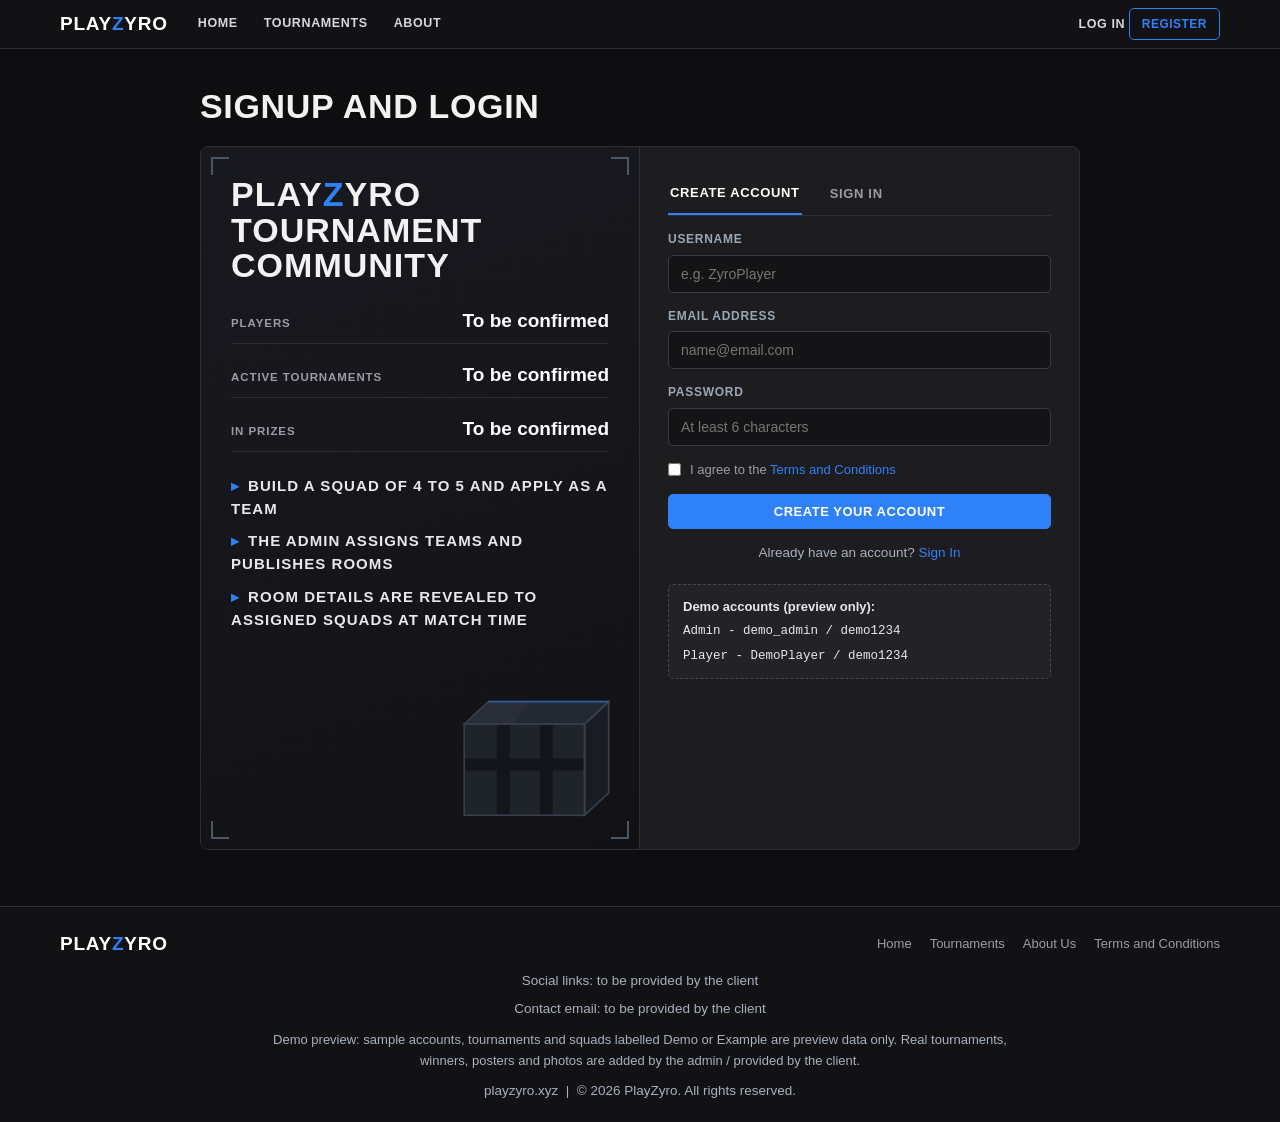
<file: dashboard.html>
<!DOCTYPE html>
<html lang="en">
<head>
<meta charset="UTF-8">
<meta name="viewport" content="width=device-width, initial-scale=1.0">
<title>Dashboard - PlayZyro</title>
<meta name="description" content=" Your PlayZyro dashboard: my squad, enrolled tournaments and room details. ">
<link rel="icon" href=" data:image/svg+xml,%3Csvg xmlns='http://www.w3.org/2000/svg' viewBox='0 0 32 32'%3E%3Crect width='32' height='32' fill='%23151517'/%3E%3Ctext x='16' y='23' font-size='20' font-weight='900' fill='%232f81f7' text-anchor='middle' font-family='Arial'%3EZ%3C/text%3E%3C/svg%3E ">
<link rel="stylesheet" href="assets/css/style.css?v=2026-11-20n">
<script>window.PZ_VARIANT = 'v10';</script>
<script src="assets/js/app.js?v=2026-11-20n"></script>
</head>
<body>
<header class="site">
<div class="header-in">
<a class="logo" href="index.html" style="font-size:26px">PLAY<span class="z">Z</span>YRO</a>
<nav class="main">
<a href="dashboard.html" class="active">Dashboard</a><a href="tournaments.html">Tournaments</a><a href="squad.html">My Squad</a><a href="about.html">About</a>
<a href="admin.html" data-nav-admin style="display:none">Admin Panel</a>
</nav>
<div class="header-right"><span class="userbox"><span class="bell"><svg width="19" height="19" viewBox="0 0 24 24" fill="none" stroke="currentColor" stroke-width="2" aria-hidden="true"><path d="M18 8a6 6 0 1 0-12 0c0 7-3 8-3 8h18s-3-1-3-8"/><path d="M13.7 20a2 2 0 0 1-3.4 0"/></svg><span class="dot"></span></span><span class="avatar" id="dh-avatar">?</span><span id="dh-name"></span><a href="#" data-logout style="color:inherit;text-decoration:underline;font-weight:400">Log out</a></span></div>
</div>
</header>
<script>
(function(){var u=window.PZ?PZ.session():null;if(u){var d=document.querySelector('[data-nav-dash]');if(d)d.style.display='';if(u.role==='admin'){var a=document.querySelector('[data-nav-admin]');if(a)a.style.display='';}}})();
</script>

<div class="wrap">
<div class="pagehead dash-head"><h1>Dashboard</h1><a class="btn" href="squad-create.html">Create Squad</a></div>
<div class="dash-grid">
<div>
<h2 class="sec" style="margin-top:0">My Squad</h2>
<div id="squad-box"></div>
<h2 class="sec">Room ID &amp; Password</h2>
<div id="room-box"></div>
</div>
<div>
<h2 class="sec" style="margin:0">Enrolled Tournaments</h2>
<div class="tablewrap stackwrap" id="enrolled-wrap" style="margin-top:14px"><table class="stack">
<thead><tr><th>Tournament</th><th>Date / Time</th><th>Round</th><th>Slots</th><th>Status</th><th>Prize</th></tr></thead>
<tbody id="my-rows"></tbody>
</table></div>
<p class="small muted" style="margin-top:12px">Looking for a tournament? <a href="tournaments.html">Browse tournaments and apply</a>.</p>
</div>
</div>
</div>
<script>
var u=PZ.requireAuth();
if(u){
 document.getElementById('dh-name').textContent=u.username;
 document.getElementById('dh-avatar').textContent=u.username.charAt(0).toUpperCase();
 document.getElementById('dh-avatar').style.background=PZ.avatarColor(u.username);
 var s=PZ.mySquad(u.id), sb=document.getElementById('squad-box');
 if(!s){sb.innerHTML='<div class="panel"><svg class="pz-empty-ic" aria-hidden="true"><use href="assets/img/pz-icons.svg#pz-backpack-s"/></svg><p class="muted">You are not in a squad yet. Create your own squad as captain, or join one with a code.</p><p style="margin-top:14px;display:grid;gap:10px"><a class="btn block" href="squad-create.html">Create Squad</a><a class="btn block ghost" href="squad-join.html">Join with a code</a></p></div>';}
 else{
   var cap=PZ.user(s.captainId);
   var members=s.memberIds.map(function(id){var m=PZ.user(id);var nm=m?m.username:'Player';var tag=(id===s.captainId)?' (Captain)':'';
     return '<div class="member"><span class="avatar" style="background:'+PZ.avatarColor(nm)+'">'+PZ.esc(nm.charAt(0).toUpperCase())+'</span><span><b>'+PZ.esc(nm)+'</b><span class="muted">'+tag+'</span></span></div>';}).join('');
   sb.innerHTML='<p style="font-size:19px;font-weight:800;margin-bottom:10px">'+PZ.esc(s.name)+'</p>'
    +'<div class="photo-ph has-art"><img class="pz-art" src="assets/img/art-poster-b.jpg" alt=""><span class="ph-chip">Team Artwork</span></div>'
    +'<div style="margin-top:8px">'+members+'</div>'
    +'<div class="codebox"><div style="flex:1"><div class="small muted" style="text-transform:uppercase;letter-spacing:.06em">Squad Join Code</div><div class="code">'+PZ.esc(s.joinCode)+'</div></div><button class="btn sm" id="copy-btn" type="button">Copy</button></div>'
    +'<p style="margin-top:12px"><a href="squad.html">Open My Squad page</a></p>';
   document.getElementById('copy-btn').addEventListener('click',function(){
     function done(){PZ.toast('Join code copied: '+s.joinCode);}
     if(navigator.clipboard&&navigator.clipboard.writeText){navigator.clipboard.writeText(s.joinCode).then(done,done);}else{done();}
   });
 }
 var mine=PZ.myTournaments(u);
 var rb=document.getElementById('room-box');
 var copySvg='<svg width="15" height="15" viewBox="0 0 24 24" fill="none" stroke="currentColor" stroke-width="2" aria-hidden="true"><rect x="9" y="9" width="12" height="12" rx="2"/><path d="M5 15V5a2 2 0 0 1 2-2h10"/></svg>';
 function roomCard(t,room){
   var starts=t?(t.dateText+(t.timeText?' - '+t.timeText:'')):'To be confirmed';
   var head='<div class="room-top"><span class="room-tab">Live Match Room</span><span class="room-starts">Starts in: <b>'+PZ.esc(starts)+'</b></span></div>';
   if(!t){return '<div class="roomcard">'+head+'<div class="rbody"><p class="muted">Reveals at match time. When your squad is assigned to a tournament and the admin publishes the room, the Room ID and password will show here.</p></div></div>';}
   if(room){return '<div class="roomcard">'+head+'<div class="rbody"><p class="rname">'+PZ.esc(t.name)+'</p><div class="roomvals"><div><div class="small muted">ROOM ID:</div><div class="vrow"><span class="v">'+PZ.esc(room.roomId)+'</span><button class="copybtn" type="button" data-copy="'+PZ.esc(room.roomId)+'" aria-label="Copy room ID">'+copySvg+'</button></div></div><div><div class="small muted">PASSWORD:</div><div class="vrow"><span class="v">'+PZ.esc(room.password)+'</span><button class="copybtn" type="button" data-copy="'+PZ.esc(room.password)+'" aria-label="Copy password">'+copySvg+'</button></div></div></div></div></div>';}
   return '<div class="roomcard">'+head+'<div class="rbody"><p class="rname">'+PZ.esc(t.name)+'</p><p class="muted">Reveals at match time.</p></div></div>';
 }
 if(!mine.length){rb.innerHTML=roomCard(null,null);}
 else{rb.innerHTML=mine.map(function(t){return roomCard(t,PZ.roomFor(u,t.id));}).join('');}
 rb.querySelectorAll('[data-copy]').forEach(function(b){b.addEventListener('click',function(){
   var v=b.getAttribute('data-copy');
   function done(){PZ.toast('Copied: '+v);}
   if(navigator.clipboard&&navigator.clipboard.writeText){navigator.clipboard.writeText(v).then(done,done);}else{done();}
 });});
 var rows=document.getElementById('my-rows');
 if(!mine.length){document.getElementById('enrolled-wrap').outerHTML='<div class="panel empty-panel" style="margin-top:14px">No enrolled tournaments yet. <a href="tournaments.html">Browse tournaments and apply</a> with your squad.</div>';}
 else{rows.innerHTML=mine.map(function(t){
   var app=PZ.db.applications.find(function(a){return s&&a.squadId===s.id&&a.tournamentId===t.id;});
   var status=app?app.status:t.status;
   return '<tr class="enrolled"><td class="name" data-label="Tournament"><a href="tournament.html?id='+t.id+'">'+PZ.esc(t.name)+'</a></td><td data-label="Date / Time">'+PZ.esc(t.dateText)+(t.timeText?' - '+PZ.esc(t.timeText):'')+'</td><td data-label="Round">To be confirmed</td><td data-label="Slots">'+PZ.appliedSquadIds(t.id).length+'</td><td data-label="Status"><span class="chip blue">'+PZ.esc(status)+'</span></td><td data-label="Prize">To be confirmed</td></tr>';}).join('');}
}
</script>
<footer class="site">
<div class="wrap">
<div class="foot-top"><a class="logo" href="index.html">PLAY<span class="z">Z</span>YRO</a>
<nav><a href="index.html">Home</a><a href="tournaments.html">Tournaments</a><a href="about.html">About Us</a><a href="terms.html">Terms and Conditions</a></nav></div>
<p class="small muted">Social links: to be provided by the client</p>
<p class="small muted">Contact email: to be provided by the client</p>
<p class="demo-note">Demo preview: sample accounts, tournaments and squads labelled Demo or Example are preview data only. Real tournaments, winners, posters and photos are added by the admin / provided by the client.</p>
<p class="small muted" style="margin-top:10px">playzyro.xyz &nbsp;|&nbsp; &copy; <span id="yr"></span> PlayZyro. All rights reserved.</p>
</div>
</footer>
<script>document.getElementById('yr').textContent=new Date().getFullYear();</script>
</body>
</html>
</file>
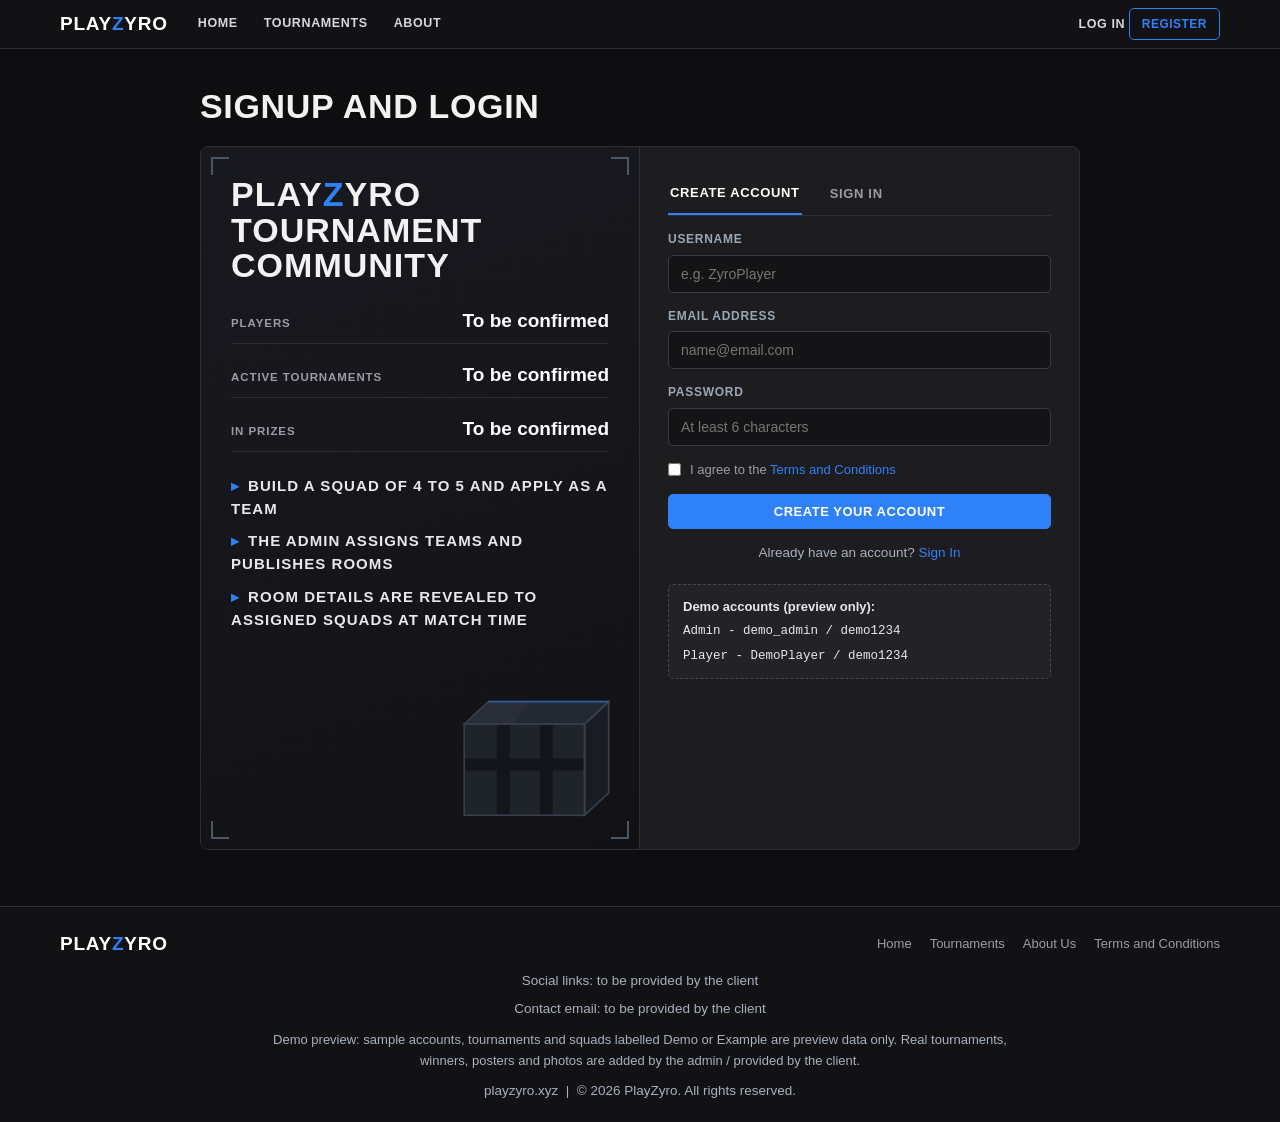
<file: squad-create.html>
<!DOCTYPE html>
<html lang="en">
<head>
<meta charset="UTF-8">
<meta name="viewport" content="width=device-width, initial-scale=1.0">
<title>Create Squad - PlayZyro</title>
<meta name="description" content=" Create your PlayZyro squad as captain. ">
<link rel="icon" href=" data:image/svg+xml,%3Csvg xmlns='http://www.w3.org/2000/svg' viewBox='0 0 32 32'%3E%3Crect width='32' height='32' fill='%23151517'/%3E%3Ctext x='16' y='23' font-size='20' font-weight='900' fill='%232f81f7' text-anchor='middle' font-family='Arial'%3EZ%3C/text%3E%3C/svg%3E ">
<link rel="stylesheet" href="assets/css/style.css?v=2026-11-20n">
<script>window.PZ_VARIANT = 'v10';</script>
<script src="assets/js/app.js?v=2026-11-20n"></script>
</head>
<body>
<header class="site">
<div class="header-in">
<a class="logo" href="index.html">PLAY<span class="z">Z</span>YRO</a>
<nav class="main">
<a href="index.html">Home</a><a href="tournaments.html">Tournaments</a><a href="about.html">About</a>
<a href="dashboard.html" data-nav-dash style="display:none">Dashboard</a>
<a href="admin.html" data-nav-admin style="display:none">Admin Panel</a>
</nav>
<div class="header-right"><span data-user-chip></span></div>
</div>
</header>
<script>
(function(){var u=window.PZ?PZ.session():null;if(u){var d=document.querySelector('[data-nav-dash]');if(d)d.style.display='';if(u.role==='admin'){var a=document.querySelector('[data-nav-admin]');if(a)a.style.display='';}}})();
</script>

<div class="wrap">
<div class="pagehead"><h1>Create Squad</h1><p class="muted" style="margin-top:8px">As captain, you create the squad. Share its join code with your players - a squad holds 4 to 5 members.</p></div>
<div class="panel" style="max-width:900px">
<form id="create-form" autocomplete="off">
<label for="sq-name">Squad name</label>
<input id="sq-name" required minlength="3" placeholder="Your squad name">
<button class="btn block" type="submit" style="margin-top:18px">Create Squad</button>
<div class="formerr" id="c-err"></div>
</form>
<p class="small muted" style="margin-top:14px">One active squad per user. Joining instead? <a href="squad-join.html">Join with a code</a>.</p>
<h3 style="text-transform:uppercase;letter-spacing:.05em;margin:22px 0 10px">What happens next</h3>
<div class="steps">
<div class="step"><span class="n">1</span><div><h3>Your join code is created</h3><p>When you create the squad, it gets its own join code, shown on your squad page.</p></div></div>
<div class="step"><span class="n">2</span><div><h3>Share the code with your players</h3><p>Your players join with the code. A squad holds 4 to 5 members.</p></div></div>
<div class="step" style="border-bottom:none"><span class="n">3</span><div><h3>Apply together</h3><p>With at least 4 members, your squad can apply for a tournament from the tournaments page.</p></div></div>
</div>
</div>
</div>
<script>
var u=PZ.requireAuth();
if(u){document.getElementById('create-form').addEventListener('submit',function(e){e.preventDefault();var err=document.getElementById('c-err');
 var r=PZ.createSquad(u,document.getElementById('sq-name').value.trim());
 if(r.error){err.textContent=r.error;err.style.display='block';return;}
 PZ.toast('Squad created. Your join code is '+r.squad.joinCode);location.href='squad.html';});}
</script>
<footer class="site">
<div class="wrap">
<div class="foot-top"><a class="logo" href="index.html">PLAY<span class="z">Z</span>YRO</a>
<nav><a href="index.html">Home</a><a href="tournaments.html">Tournaments</a><a href="about.html">About Us</a><a href="terms.html">Terms and Conditions</a></nav></div>
<p class="small muted">Social links: to be provided by the client</p>
<p class="small muted">Contact email: to be provided by the client</p>
<p class="demo-note">Demo preview: sample accounts, tournaments and squads labelled Demo or Example are preview data only. Real tournaments, winners, posters and photos are added by the admin / provided by the client.</p>
<p class="small muted" style="margin-top:10px">playzyro.xyz &nbsp;|&nbsp; &copy; <span id="yr"></span> PlayZyro. All rights reserved.</p>
</div>
</footer>
<script>document.getElementById('yr').textContent=new Date().getFullYear();</script>
</body>
</html>
</file>
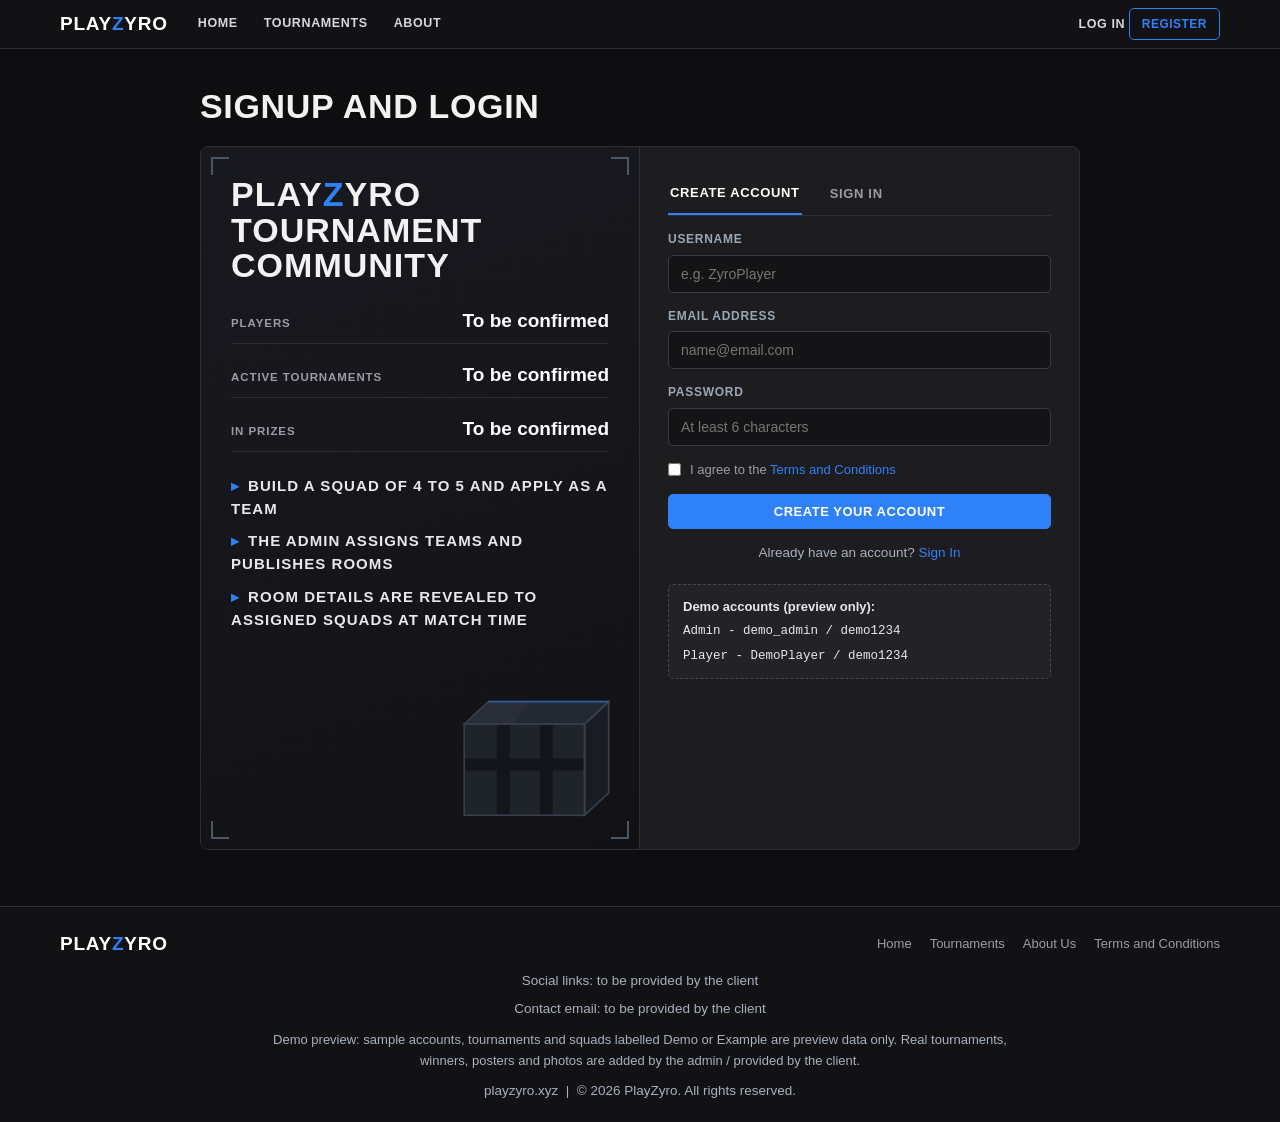
<file: squad-join.html>
<!DOCTYPE html>
<html lang="en">
<head>
<meta charset="UTF-8">
<meta name="viewport" content="width=device-width, initial-scale=1.0">
<title>Join Squad - PlayZyro</title>
<meta name="description" content=" Join a PlayZyro squad with a code. ">
<link rel="icon" href=" data:image/svg+xml,%3Csvg xmlns='http://www.w3.org/2000/svg' viewBox='0 0 32 32'%3E%3Crect width='32' height='32' fill='%23151517'/%3E%3Ctext x='16' y='23' font-size='20' font-weight='900' fill='%232f81f7' text-anchor='middle' font-family='Arial'%3EZ%3C/text%3E%3C/svg%3E ">
<link rel="stylesheet" href="assets/css/style.css?v=2026-11-20n">
<script>window.PZ_VARIANT = 'v10';</script>
<script src="assets/js/app.js?v=2026-11-20n"></script>
</head>
<body>
<header class="site">
<div class="header-in">
<a class="logo" href="index.html">PLAY<span class="z">Z</span>YRO</a>
<nav class="main">
<a href="index.html">Home</a><a href="tournaments.html">Tournaments</a><a href="about.html">About</a>
<a href="dashboard.html" data-nav-dash style="display:none">Dashboard</a>
<a href="admin.html" data-nav-admin style="display:none">Admin Panel</a>
</nav>
<div class="header-right"><span data-user-chip></span></div>
</div>
</header>
<script>
(function(){var u=window.PZ?PZ.session():null;if(u){var d=document.querySelector('[data-nav-dash]');if(d)d.style.display='';if(u.role==='admin'){var a=document.querySelector('[data-nav-admin]');if(a)a.style.display='';}}})();
</script>

<div class="wrap">
<div class="pagehead"><h1>Join Squad by Code</h1><p class="muted" style="margin-top:8px">Ask your captain for the squad join code and enter it below.</p></div>
<div class="panel" style="max-width:560px">
<form id="join-form" autocomplete="off">
<label for="sq-code">Squad join code</label>
<input id="sq-code" class="code-in" required placeholder="e.g. PZ-DEMO1">
<button class="btn block" type="submit" style="margin-top:18px">Join Squad</button>
<div class="formerr" id="j-err"></div>
</form>
<p class="small muted" style="margin-top:14px">A squad holds at most 5 members, and you can be in one active squad at a time.</p>
</div>
</div>
<script>
var u=PZ.requireAuth();
if(u){document.getElementById('join-form').addEventListener('submit',function(e){e.preventDefault();var err=document.getElementById('j-err');
 var r=PZ.joinSquad(u,document.getElementById('sq-code').value);
 if(r.error){err.textContent=r.error;err.style.display='block';return;}
 PZ.toast('You joined '+r.squad.name);location.href='squad.html';});}
</script>
<footer class="site">
<div class="wrap">
<div class="foot-top"><a class="logo" href="index.html">PLAY<span class="z">Z</span>YRO</a>
<nav><a href="index.html">Home</a><a href="tournaments.html">Tournaments</a><a href="about.html">About Us</a><a href="terms.html">Terms and Conditions</a></nav></div>
<p class="small muted">Social links: to be provided by the client</p>
<p class="small muted">Contact email: to be provided by the client</p>
<p class="demo-note">Demo preview: sample accounts, tournaments and squads labelled Demo or Example are preview data only. Real tournaments, winners, posters and photos are added by the admin / provided by the client.</p>
<p class="small muted" style="margin-top:10px">playzyro.xyz &nbsp;|&nbsp; &copy; <span id="yr"></span> PlayZyro. All rights reserved.</p>
</div>
</footer>
<script>document.getElementById('yr').textContent=new Date().getFullYear();</script>
</body>
</html>
</file>
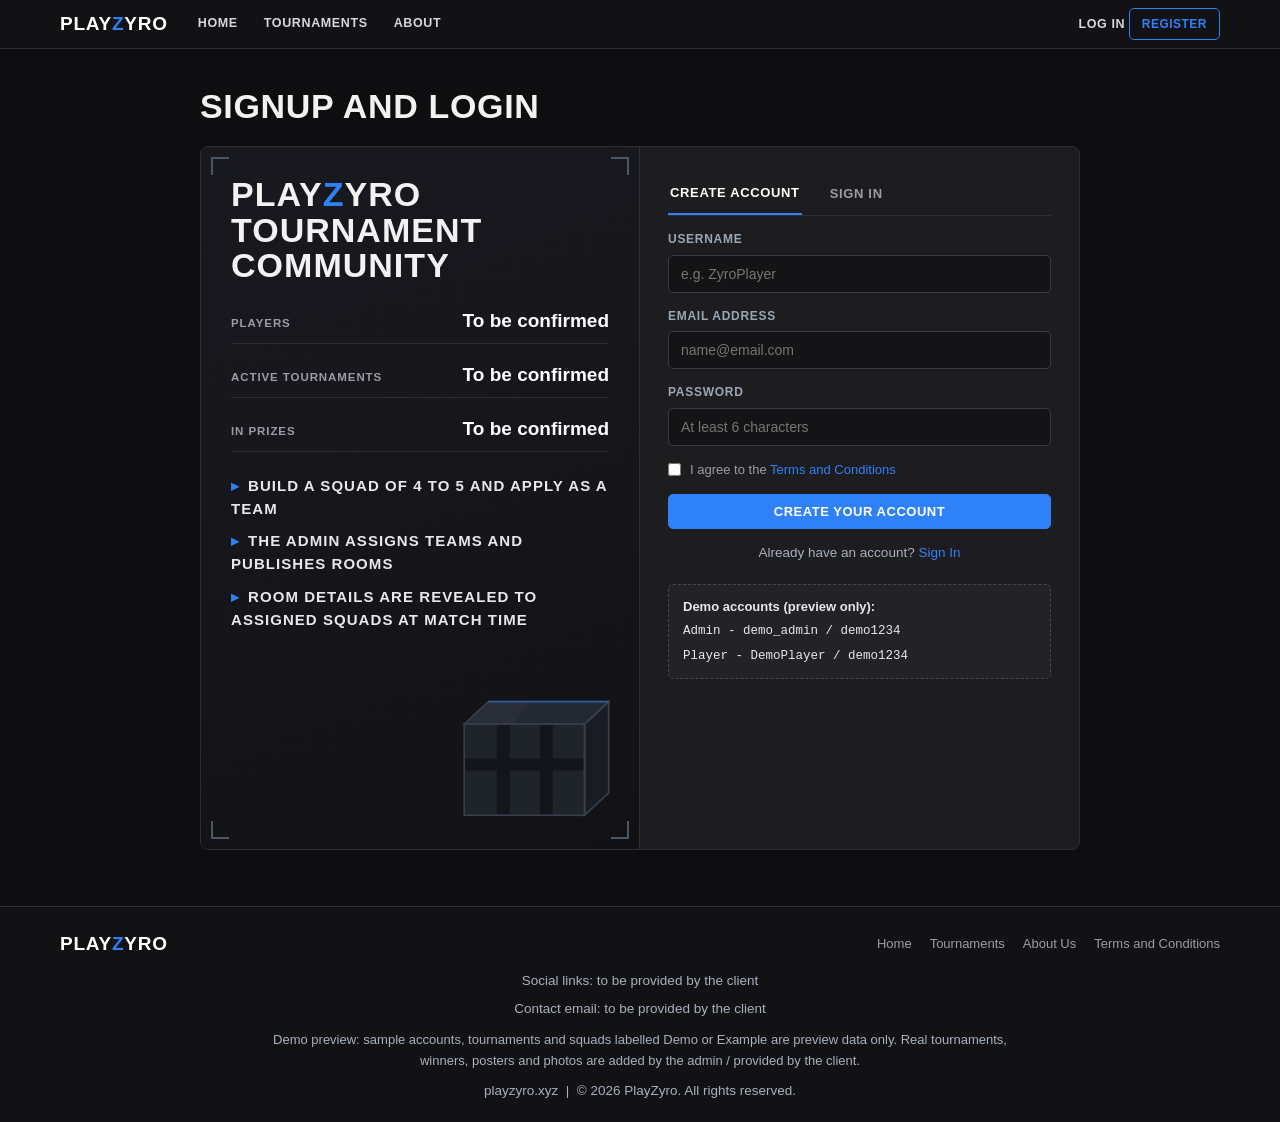
<file: squad.html>
<!DOCTYPE html>
<html lang="en">
<head>
<meta charset="UTF-8">
<meta name="viewport" content="width=device-width, initial-scale=1.0">
<title>My Squad - PlayZyro</title>
<meta name="description" content=" Your PlayZyro squad. ">
<link rel="icon" href=" data:image/svg+xml,%3Csvg xmlns='http://www.w3.org/2000/svg' viewBox='0 0 32 32'%3E%3Crect width='32' height='32' fill='%23151517'/%3E%3Ctext x='16' y='23' font-size='20' font-weight='900' fill='%232f81f7' text-anchor='middle' font-family='Arial'%3EZ%3C/text%3E%3C/svg%3E ">
<link rel="stylesheet" href="assets/css/style.css?v=2026-11-20n">
<script>window.PZ_VARIANT = 'v10';</script>
<script src="assets/js/app.js?v=2026-11-20n"></script>
</head>
<body>
<header class="site">
<div class="header-in">
<a class="logo" href="index.html">PLAY<span class="z">Z</span>YRO</a>
<nav class="main">
<a href="index.html">Home</a><a href="tournaments.html">Tournaments</a><a href="about.html">About</a>
<a href="dashboard.html" data-nav-dash style="display:none">Dashboard</a>
<a href="admin.html" data-nav-admin style="display:none">Admin Panel</a>
</nav>
<div class="header-right"><span data-user-chip></span></div>
</div>
</header>
<script>
(function(){var u=window.PZ?PZ.session():null;if(u){var d=document.querySelector('[data-nav-dash]');if(d)d.style.display='';if(u.role==='admin'){var a=document.querySelector('[data-nav-admin]');if(a)a.style.display='';}}})();
</script>

<div class="wrap">
<div class="pagehead"><h1>My Squad</h1></div>
<div id="squad-main" style="max-width:900px"></div>
</div>
<script>
var u=PZ.requireAuth();
if(u){var s=PZ.mySquad(u.id), el=document.getElementById('squad-main');
 if(!s){el.innerHTML='<div class="panel"><svg class="pz-empty-ic" aria-hidden="true"><use href="assets/img/pz-icons.svg#pz-helmet-s"/></svg><p class="muted">You are not in a squad yet.</p><p style="margin-top:14px;display:grid;gap:10px"><a class="btn block" href="squad-create.html">Create a squad</a><a class="btn block ghost" href="squad-join.html">Join with a code</a></p></div>';}
 else{
  var isCap=u.id===s.captainId;
  var segs='';for(var si=0;si<5;si++){segs+='<i class="'+(si<s.memberIds.length?'on':'')+'"></i>';}
  var rows=s.memberIds.map(function(id){var m=PZ.user(id);var nm=m?m.username:'Player';var role=(id===s.captainId)?'Captain':'Member';
   var act=(isCap&&id!==s.captainId)?'<button class="act danger" type="button" data-remove="'+id+'">Remove</button>':'';
   return '<tr><td><span class="member" style="border-bottom:none;padding:0"><span class="avatar" style="background:'+PZ.avatarColor(nm)+'">'+PZ.esc(nm.charAt(0).toUpperCase())+'</span><b>'+PZ.esc(nm)+'</b></span></td><td>'+role+'</td><td style="text-align:right">'+act+'</td></tr>';}).join('');
  for(var ek=s.memberIds.length;ek<5;ek++){rows+='<tr><td class="muted">Empty slot</td><td class="muted">-</td><td></td></tr>';}
  el.innerHTML='<div class="panel"><p style="font-size:21px;font-weight:800">'+PZ.esc(s.name)+'</p>'
   +'<div class="squad-band"><div class="photo-ph has-art"><img class="pz-art" src="assets/img/art-poster-b.jpg" alt=""><span class="ph-chip">Team Artwork</span></div>'
   +'<div class="codebox" style="margin-top:0"><div style="flex:1"><div class="small muted" style="text-transform:uppercase;letter-spacing:.06em">Squad Join Code</div><div class="code">'+PZ.esc(s.joinCode)+'</div></div><button class="btn sm" id="copy-btn" type="button">Copy</button></div></div>'
   +'<div class="status-row"><span class="segs">'+segs+'</span><span><b>'+s.memberIds.length+' of 5 members.</b> A squad needs at least 4 members to apply for a tournament.</span></div>'
   +'<div class="tablewrap" style="margin-top:16px"><table class="mtable" style="min-width:0"><thead><tr><th>Member</th><th>Role</th><th style="text-align:right">Actions</th></tr></thead><tbody>'+rows+'</tbody></table></div>'
   +'<p style="margin-top:16px;display:flex;gap:12px;align-items:center;flex-wrap:wrap"><a class="btn" href="tournaments.html">Apply for a tournament</a><button class="act danger" id="leave-btn" type="button" style="margin-left:auto">Leave Squad</button></p></div>';
  document.getElementById('copy-btn').addEventListener('click',function(){if(navigator.clipboard){navigator.clipboard.writeText(s.joinCode);}PZ.toast('Join code copied: '+s.joinCode);});
  el.querySelectorAll('[data-remove]').forEach(function(b){b.addEventListener('click',function(){
   var mid=b.getAttribute('data-remove');var mm=PZ.user(mid);
   if(!confirm('Remove '+(mm?mm.username:'this member')+' from the squad?'))return;
   s.memberIds=s.memberIds.filter(function(x){return x!==mid;});PZ.save();PZ.toast('Member removed.');location.reload();});});
  document.getElementById('leave-btn').addEventListener('click',function(){
   if(!confirm('Leave this squad?'))return;
   s.memberIds=s.memberIds.filter(function(x){return x!==u.id;});
   if(!s.memberIds.length){PZ.db.squads=PZ.db.squads.filter(function(x){return x.id!==s.id;});}
   else if(s.captainId===u.id){s.captainId=s.memberIds[0];}
   PZ.save();PZ.toast('You left the squad.');location.reload();});
 }}
</script>
<footer class="site">
<div class="wrap">
<div class="foot-top"><a class="logo" href="index.html">PLAY<span class="z">Z</span>YRO</a>
<nav><a href="index.html">Home</a><a href="tournaments.html">Tournaments</a><a href="about.html">About Us</a><a href="terms.html">Terms and Conditions</a></nav></div>
<p class="small muted">Social links: to be provided by the client</p>
<p class="small muted">Contact email: to be provided by the client</p>
<p class="demo-note">Demo preview: sample accounts, tournaments and squads labelled Demo or Example are preview data only. Real tournaments, winners, posters and photos are added by the admin / provided by the client.</p>
<p class="small muted" style="margin-top:10px">playzyro.xyz &nbsp;|&nbsp; &copy; <span id="yr"></span> PlayZyro. All rights reserved.</p>
</div>
</footer>
<script>document.getElementById('yr').textContent=new Date().getFullYear();</script>
</body>
</html>
</file>
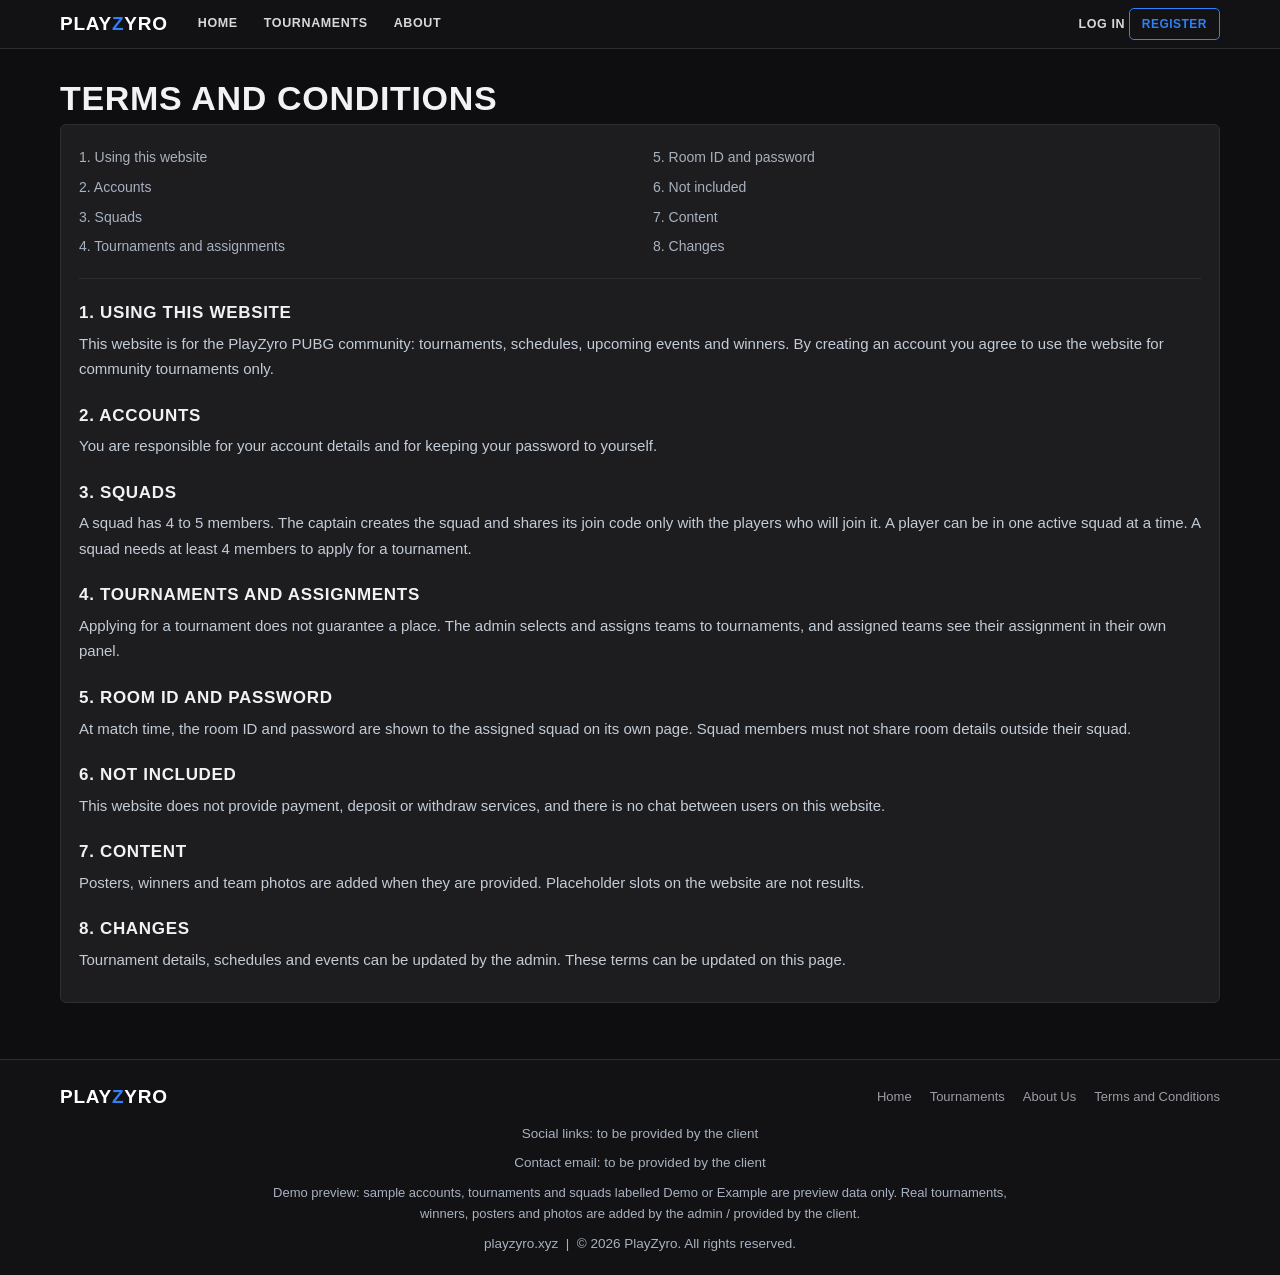
<file: terms.html>
<!DOCTYPE html>
<html lang="en">
<head>
<meta charset="UTF-8">
<meta name="viewport" content="width=device-width, initial-scale=1.0">
<title>Terms and Conditions - PlayZyro</title>
<meta name="description" content=" PlayZyro terms and conditions. ">
<link rel="icon" href=" data:image/svg+xml,%3Csvg xmlns='http://www.w3.org/2000/svg' viewBox='0 0 32 32'%3E%3Crect width='32' height='32' fill='%23151517'/%3E%3Ctext x='16' y='23' font-size='20' font-weight='900' fill='%232f81f7' text-anchor='middle' font-family='Arial'%3EZ%3C/text%3E%3C/svg%3E ">
<link rel="stylesheet" href="assets/css/style.css?v=2026-11-20n">
<script>window.PZ_VARIANT = 'v10';</script>
<script src="assets/js/app.js?v=2026-11-20n"></script>
</head>
<body>
<header class="site">
<div class="header-in">
<a class="logo" href="index.html">PLAY<span class="z">Z</span>YRO</a>
<nav class="main">
<a href="index.html">Home</a><a href="tournaments.html">Tournaments</a><a href="about.html">About</a>
<a href="dashboard.html" data-nav-dash style="display:none">Dashboard</a>
<a href="admin.html" data-nav-admin style="display:none">Admin Panel</a>
</nav>
<div class="header-right"><span data-user-chip></span></div>
</div>
</header>
<script>
(function(){var u=window.PZ?PZ.session():null;if(u){var d=document.querySelector('[data-nav-dash]');if(d)d.style.display='';if(u.role==='admin'){var a=document.querySelector('[data-nav-admin]');if(a)a.style.display='';}}})();
</script>

<div class="wrap">
<div class="pagehead"><h1>Terms and Conditions</h1></div>
<div class="panel" style="margin-top:6px"><div class="prose" style="max-width:none">
<nav class="clause-index">
<a href="#clause-1">1. Using this website</a>
<a href="#clause-2">2. Accounts</a>
<a href="#clause-3">3. Squads</a>
<a href="#clause-4">4. Tournaments and assignments</a>
<a href="#clause-5">5. Room ID and password</a>
<a href="#clause-6">6. Not included</a>
<a href="#clause-7">7. Content</a>
<a href="#clause-8">8. Changes</a>
</nav>
<h2 id="clause-1">1. Using this website</h2>
<p>This website is for the PlayZyro PUBG community: tournaments, schedules, upcoming events and winners. By creating an account you agree to use the website for community tournaments only.</p>
<h2 id="clause-2">2. Accounts</h2>
<p>You are responsible for your account details and for keeping your password to yourself.</p>
<h2 id="clause-3">3. Squads</h2>
<p>A squad has 4 to 5 members. The captain creates the squad and shares its join code only with the players who will join it. A player can be in one active squad at a time. A squad needs at least 4 members to apply for a tournament.</p>
<h2 id="clause-4">4. Tournaments and assignments</h2>
<p>Applying for a tournament does not guarantee a place. The admin selects and assigns teams to tournaments, and assigned teams see their assignment in their own panel.</p>
<h2 id="clause-5">5. Room ID and password</h2>
<p>At match time, the room ID and password are shown to the assigned squad on its own page. Squad members must not share room details outside their squad.</p>
<h2 id="clause-6">6. Not included</h2>
<p>This website does not provide payment, deposit or withdraw services, and there is no chat between users on this website.</p>
<h2 id="clause-7">7. Content</h2>
<p>Posters, winners and team photos are added when they are provided. Placeholder slots on the website are not results.</p>
<h2 id="clause-8">8. Changes</h2>
<p>Tournament details, schedules and events can be updated by the admin. These terms can be updated on this page.</p>
</div>
</div>
</div>
<footer class="site">
<div class="wrap">
<div class="foot-top"><a class="logo" href="index.html">PLAY<span class="z">Z</span>YRO</a>
<nav><a href="index.html">Home</a><a href="tournaments.html">Tournaments</a><a href="about.html">About Us</a><a href="terms.html">Terms and Conditions</a></nav></div>
<p class="small muted">Social links: to be provided by the client</p>
<p class="small muted">Contact email: to be provided by the client</p>
<p class="demo-note">Demo preview: sample accounts, tournaments and squads labelled Demo or Example are preview data only. Real tournaments, winners, posters and photos are added by the admin / provided by the client.</p>
<p class="small muted" style="margin-top:10px">playzyro.xyz &nbsp;|&nbsp; &copy; <span id="yr"></span> PlayZyro. All rights reserved.</p>
</div>
</footer>
<script>document.getElementById('yr').textContent=new Date().getFullYear();</script>
</body>
</html>
</file>
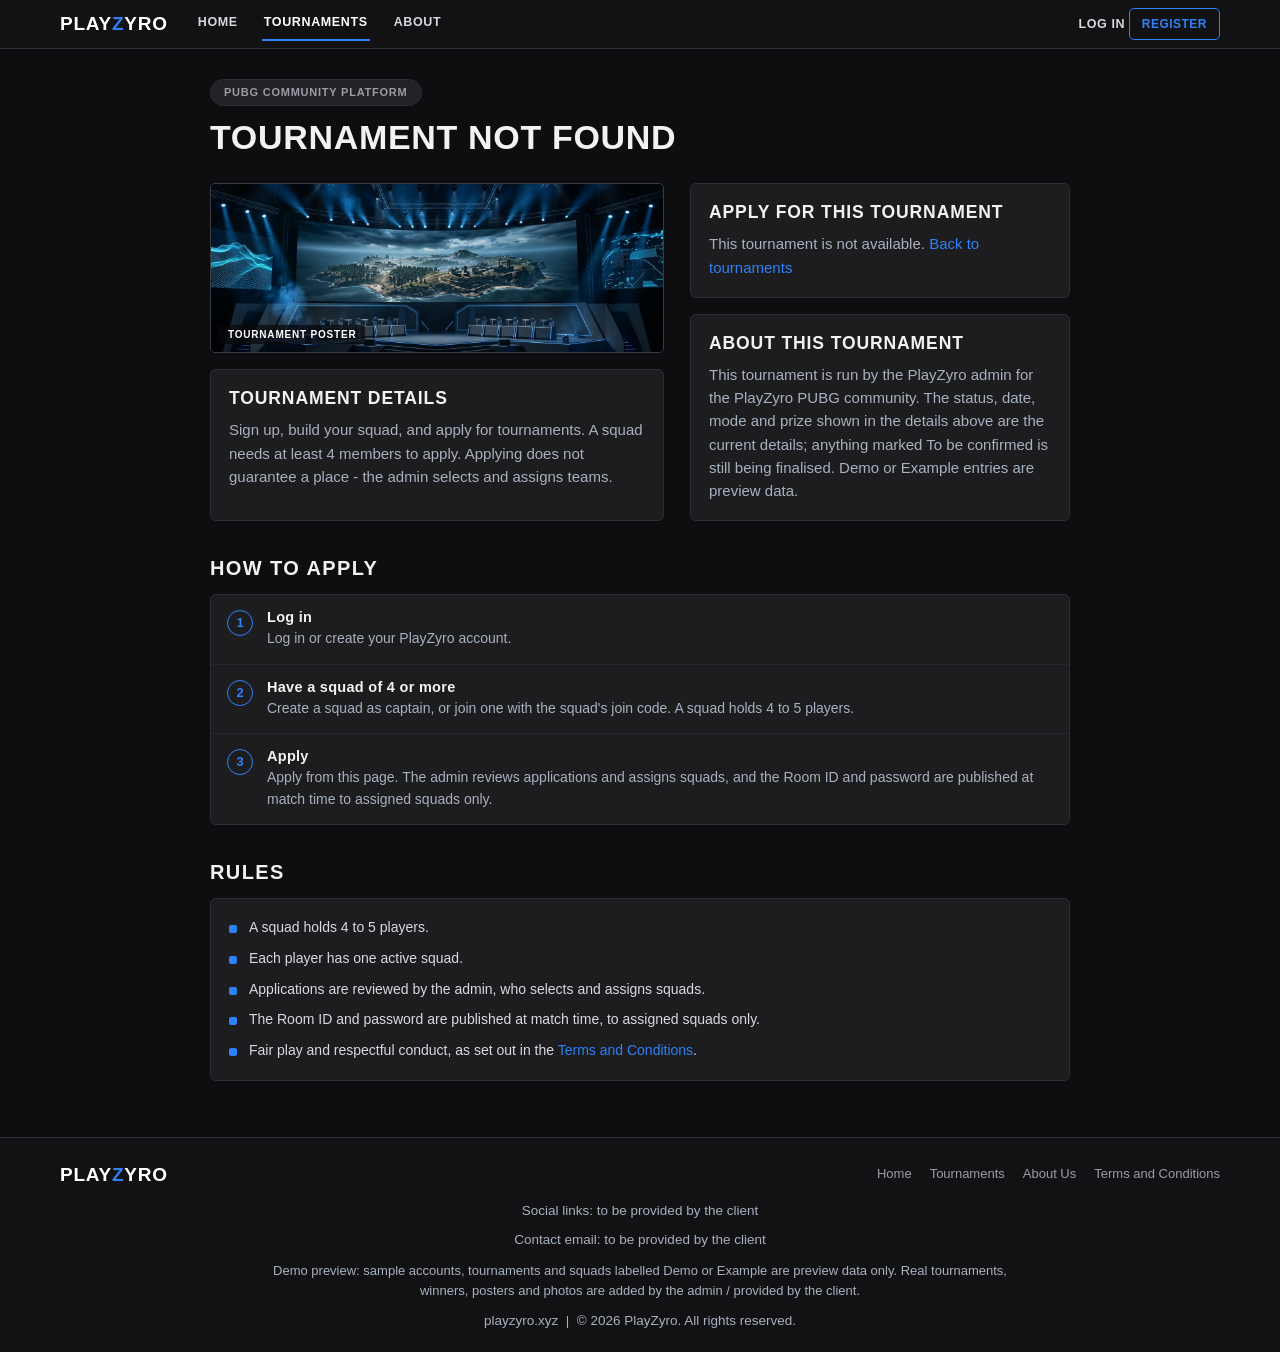
<file: tournament.html>
<!DOCTYPE html>
<html lang="en">
<head>
<meta charset="UTF-8">
<meta name="viewport" content="width=device-width, initial-scale=1.0">
<title>Tournament - PlayZyro</title>
<meta name="description" content=" PlayZyro tournament details and apply. ">
<link rel="icon" href=" data:image/svg+xml,%3Csvg xmlns='http://www.w3.org/2000/svg' viewBox='0 0 32 32'%3E%3Crect width='32' height='32' fill='%23151517'/%3E%3Ctext x='16' y='23' font-size='20' font-weight='900' fill='%232f81f7' text-anchor='middle' font-family='Arial'%3EZ%3C/text%3E%3C/svg%3E ">
<link rel="stylesheet" href="assets/css/style.css?v=2026-11-20n">
<script>window.PZ_VARIANT = 'v10';</script>
<script src="assets/js/app.js?v=2026-11-20n"></script>
</head>
<body>
<header class="site">
<div class="header-in">
<a class="logo" href="index.html">PLAY<span class="z">Z</span>YRO</a>
<nav class="main">
<a href="index.html">Home</a><a href="tournaments.html" class="active">Tournaments</a><a href="about.html">About</a>
<a href="dashboard.html" data-nav-dash style="display:none">Dashboard</a>
<a href="admin.html" data-nav-admin style="display:none">Admin Panel</a>
</nav>
<div class="header-right"><span data-user-chip></span></div>
</div>
</header>
<script>
(function(){var u=window.PZ?PZ.session():null;if(u){var d=document.querySelector('[data-nav-dash]');if(d)d.style.display='';if(u.role==='admin'){var a=document.querySelector('[data-nav-admin]');if(a)a.style.display='';}}})();
</script>

<div class="wrap-narrow">
<div class="pagehead"><span class="crumb">PUBG Community Platform</span><h1 id="t-name">Tournament</h1></div>
<div class="dash-grid detail">
<div>
<div class="ph tall gridbg has-art"><img class="pz-art" src="assets/img/art-poster-a.jpg" alt=""><span class="ph-chip">Tournament Poster</span></div>
<div class="panel" style="margin-top:16px">
<h3 style="text-transform:uppercase;letter-spacing:.05em;margin-bottom:10px">Tournament details</h3>
<p class="muted">Sign up, build your squad, and apply for tournaments. A squad needs at least 4 members to apply. Applying does not guarantee a place - the admin selects and assigns teams.</p>
<div id="t-meta" style="margin-top:14px"></div>
</div>
</div>
<div>
<div class="panel">
<h3 style="text-transform:uppercase;letter-spacing:.05em">Apply for this tournament</h3>
<div id="apply-box" style="margin-top:10px"></div>
<div class="formerr" id="apply-err"></div>
<div class="formok" id="apply-ok"></div>
</div>
<div class="panel" style="margin-top:16px">
<h3 style="text-transform:uppercase;letter-spacing:.05em;margin-bottom:10px">About This Tournament</h3>
<p class="muted" id="t-about">This tournament is run by the PlayZyro admin for the PlayZyro PUBG community. The status, date, mode and prize shown in the details above are the current details; anything marked To be confirmed is still being finalised. Demo or Example entries are preview data.</p>
</div>
</div>
</div>
<h2 class="sec">How to Apply</h2>
<div class="steps">
<div class="step"><span class="n">1</span><div><h3>Log in</h3><p>Log in or create your PlayZyro account.</p></div></div>
<div class="step"><span class="n">2</span><div><h3>Have a squad of 4 or more</h3><p>Create a squad as captain, or join one with the squad's join code. A squad holds 4 to 5 players.</p></div></div>
<div class="step"><span class="n">3</span><div><h3>Apply</h3><p>Apply from this page. The admin reviews applications and assigns squads, and the Room ID and password are published at match time to assigned squads only.</p></div></div>
</div>
<h2 class="sec">Rules</h2>
<div class="panel"><ul class="ticks">
<li>A squad holds 4 to 5 players.</li>
<li>Each player has one active squad.</li>
<li>Applications are reviewed by the admin, who selects and assigns squads.</li>
<li>The Room ID and password are published at match time, to assigned squads only.</li>
<li>Fair play and respectful conduct, as set out in the <a href="terms.html">Terms and Conditions</a>.</li>
</ul></div>
</div>
<script>
var t=PZ.db.tournaments.find(function(x){return x.id===PZ.qs('id');});
var box=document.getElementById('apply-box');
if(!t){document.getElementById('t-name').textContent='Tournament not found';box.innerHTML='<p class="muted">This tournament is not available. <a href="tournaments.html">Back to tournaments</a></p>';}
else{
 document.title=t.name+' - PlayZyro';
 document.getElementById('t-name').textContent=t.name;
 if(t.name.indexOf('(Example)')>-1){document.getElementById('t-about').textContent='This is a demo tournament (Example) shown in the preview, so its details are sample details only. Real tournament details are set by the PlayZyro admin; anything marked To be confirmed is still being finalised. Demo or Example entries are preview data.';}
 var applied=PZ.appliedSquadIds(t.id).length;
 document.getElementById('t-meta').innerHTML='<table class="meta-table" style="min-width:0"><tbody>'
 +'<tr><td class="muted">Status</td><td><span class="chip blue">'+PZ.esc(t.status)+'</span></td></tr>'
 +'<tr><td class="muted">Date</td><td>'+PZ.esc(t.dateText)+'</td></tr>'
 +(t.timeText?'<tr><td class="muted">Time</td><td>'+PZ.esc(t.timeText)+'</td></tr>':'')
 +'<tr><td class="muted">Mode</td><td>'+PZ.esc(t.mode)+'</td></tr>'
 +'<tr><td class="muted">Prize</td><td>To be confirmed</td></tr>'
 +'<tr><td class="muted">Squads applied</td><td id="d-applied">'+applied+'</td></tr>'
 +'</tbody></table>';
 var u=PZ.session();
 if(!u){box.innerHTML='<p class="muted">Log in or sign up, then create or join a squad to apply.</p><p style="margin-top:12px"><a class="btn block" href="auth.html">Log in / Sign up</a></p>';}
 else{
   var s=PZ.mySquad(u.id);
   if(!s){box.innerHTML='<p class="muted">You do not have a squad yet.</p><p style="margin-top:12px;display:grid;gap:10px"><a class="btn block" href="squad-create.html">Create a squad</a><a class="btn block ghost" href="squad-join.html">Join with a code</a></p>';}
   else{
     box.innerHTML='<p class="muted">Your squad: <b style="color:var(--text)">'+PZ.esc(s.name)+'</b> ('+s.memberIds.length+' of 5 members)</p><p style="margin-top:12px"><button class="btn block" id="apply-btn">Apply with my squad</button></p>';
     document.getElementById('apply-btn').addEventListener('click',function(){
       var r=PZ.apply(s,t.id), e=document.getElementById('apply-err'), o=document.getElementById('apply-ok');
       if(r.error){e.textContent=r.error;e.style.display='block';o.style.display='none';}
       else{e.style.display='none';o.textContent='Application sent. The admin will select and assign teams; your assignment will show on your dashboard.';o.style.display='block';PZ.toast('Application sent');var da=document.getElementById('d-applied');if(da){da.textContent=PZ.appliedSquadIds(t.id).length;}}
     });
   }
 }
}
</script>
<footer class="site">
<div class="wrap">
<div class="foot-top"><a class="logo" href="index.html">PLAY<span class="z">Z</span>YRO</a>
<nav><a href="index.html">Home</a><a href="tournaments.html">Tournaments</a><a href="about.html">About Us</a><a href="terms.html">Terms and Conditions</a></nav></div>
<p class="small muted">Social links: to be provided by the client</p>
<p class="small muted">Contact email: to be provided by the client</p>
<p class="demo-note">Demo preview: sample accounts, tournaments and squads labelled Demo or Example are preview data only. Real tournaments, winners, posters and photos are added by the admin / provided by the client.</p>
<p class="small muted" style="margin-top:10px">playzyro.xyz &nbsp;|&nbsp; &copy; <span id="yr"></span> PlayZyro. All rights reserved.</p>
</div>
</footer>
<script>document.getElementById('yr').textContent=new Date().getFullYear();</script>
</body>
</html>
</file>
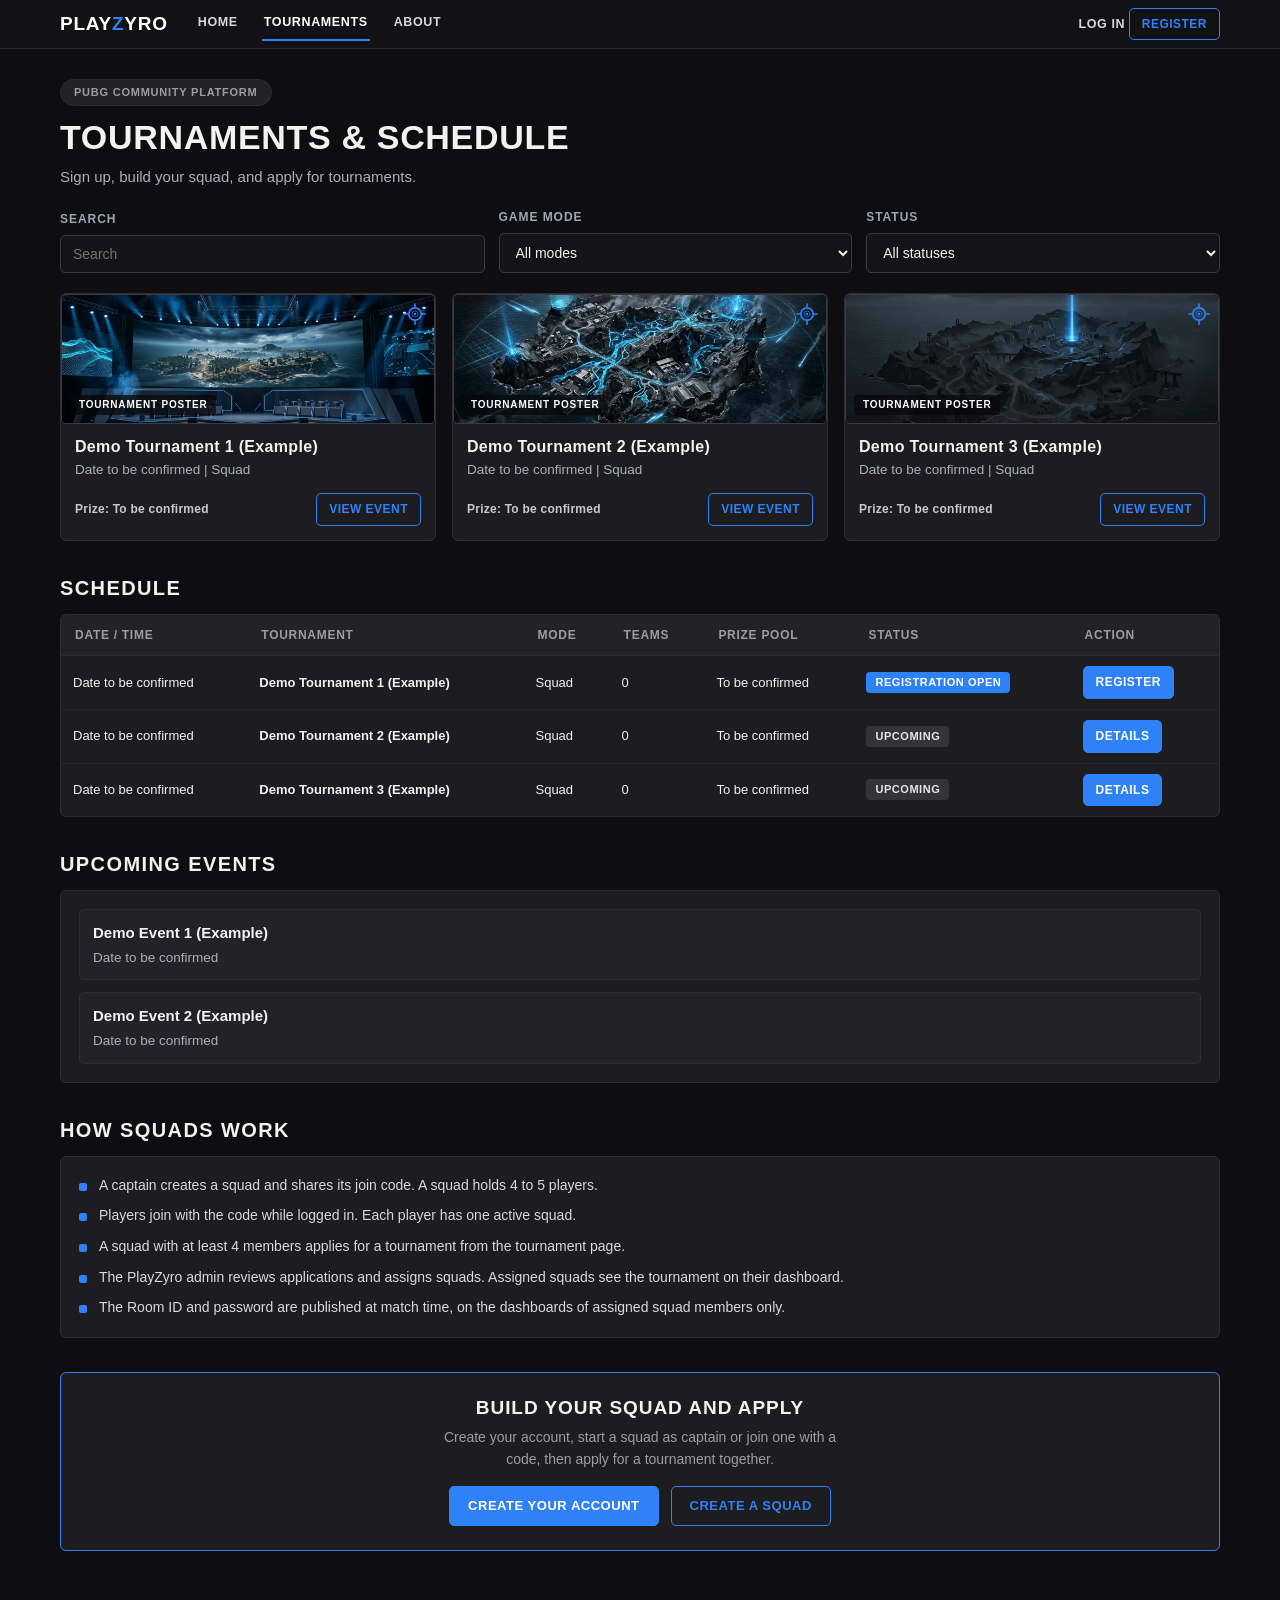
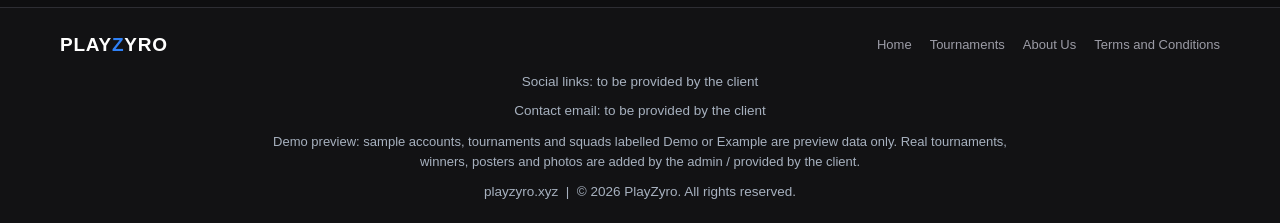
<file: tournaments.html>
<!DOCTYPE html>
<html lang="en">
<head>
<meta charset="UTF-8">
<meta name="viewport" content="width=device-width, initial-scale=1.0">
<title>Tournaments & Schedule - PlayZyro</title>
<meta name="description" content=" PlayZyro tournaments and schedule. Sign up, build your squad, and apply for tournaments. ">
<link rel="icon" href=" data:image/svg+xml,%3Csvg xmlns='http://www.w3.org/2000/svg' viewBox='0 0 32 32'%3E%3Crect width='32' height='32' fill='%23151517'/%3E%3Ctext x='16' y='23' font-size='20' font-weight='900' fill='%232f81f7' text-anchor='middle' font-family='Arial'%3EZ%3C/text%3E%3C/svg%3E ">
<link rel="stylesheet" href="assets/css/style.css?v=2026-11-20n">
<script>window.PZ_VARIANT = 'v10';</script>
<script src="assets/js/app.js?v=2026-11-20n"></script>
</head>
<body>
<header class="site">
<div class="header-in">
<a class="logo" href="index.html">PLAY<span class="z">Z</span>YRO</a>
<nav class="main">
<a href="index.html">Home</a><a href="tournaments.html" class="active">Tournaments</a><a href="about.html">About</a>
<a href="dashboard.html" data-nav-dash style="display:none">Dashboard</a>
<a href="admin.html" data-nav-admin style="display:none">Admin Panel</a>
</nav>
<div class="header-right"><span data-user-chip></span></div>
</div>
</header>
<script>
(function(){var u=window.PZ?PZ.session():null;if(u){var d=document.querySelector('[data-nav-dash]');if(d)d.style.display='';if(u.role==='admin'){var a=document.querySelector('[data-nav-admin]');if(a)a.style.display='';}}})();
</script>

<div class="wrap">
<div class="pagehead">
<span class="crumb">PUBG Community Platform</span>
<h1>Tournaments &amp; Schedule</h1>
<p class="muted" style="margin-top:8px">Sign up, build your squad, and apply for tournaments.</p>
</div>
<div class="filterrow3">
<div class="fctl"><label for="q">Search</label><input type="search" id="q" placeholder="Search" aria-label="Search tournaments"></div>
<div class="fctl"><label for="mode">Game Mode</label><select id="mode" aria-label="Filter by game mode"><option value="">All modes</option></select></div>
<div class="fctl"><label for="status">Status</label><select id="status" aria-label="Filter by status"><option value="">All statuses</option><option>Registration Open</option><option>Upcoming</option><option>Live</option></select></div>
</div>
<div class="grid3" id="cards"></div>
<h2 class="sec">Schedule</h2>
<div class="tablewrap stackwrap"><table class="stack sched-table">
<thead><tr><th>Date / Time</th><th>Tournament</th><th>Mode</th><th>Teams</th><th>Prize Pool</th><th>Status</th><th>Action</th></tr></thead>
<tbody id="rows"></tbody>
</table></div>
<h2 class="sec">Upcoming Events</h2>
<div class="panel"><div id="events" class="evlist"></div></div>
<h2 class="sec">How Squads Work</h2>
<div class="panel"><ul class="ticks">
<li>A captain creates a squad and shares its join code. A squad holds 4 to 5 players.</li>
<li>Players join with the code while logged in. Each player has one active squad.</li>
<li>A squad with at least 4 members applies for a tournament from the tournament page.</li>
<li>The PlayZyro admin reviews applications and assigns squads. Assigned squads see the tournament on their dashboard.</li>
<li>The Room ID and password are published at match time, on the dashboards of assigned squad members only.</li>
</ul></div>
<div class="cta-band">
<h2>Build Your Squad and Apply</h2>
<p>Create your account, start a squad as captain or join one with a code, then apply for a tournament together.</p>
<div class="row"><a class="btn" href="auth.html">Create Your Account</a><a class="btn ghost" href="squad-create.html">Create a Squad</a></div>
</div>
</div>
<script>
function chip(s){var c=(s==='Registration Open'||s==='Live')?'chip blue':'chip';return '<span class="'+c+'">'+PZ.esc(s)+'</span>';}
var modeSel=document.getElementById('mode');
var modes=[];PZ.db.tournaments.forEach(function(t){if(modes.indexOf(t.mode)===-1)modes.push(t.mode);});
modeSel.innerHTML='<option value="">All modes</option>'+modes.map(function(m){return '<option>'+PZ.esc(m)+'</option>';}).join('');
function actionFor(t){var label=t.status==='Registration Open'?'Register':(t.status==='Live'?'Watch':'Details');return '<a class="btn sm" href="tournament.html?id='+t.id+'">'+label+'</a>';}
function render(){
 var q=document.getElementById('q').value.toLowerCase(), st=document.getElementById('status').value, md=modeSel.value;
 var list=PZ.db.tournaments.filter(function(t){return (!q||t.name.toLowerCase().indexOf(q)>-1)&&(!st||t.status===st)&&(!md||t.mode===md);});
 document.getElementById('cards').innerHTML=list.length?list.map(function(t,i){
   return '<div class="card"><svg class="pz-corner" aria-hidden="true"><use href="assets/img/pz-icons.svg#pz-crosshair"/></svg><div class="ph gridbg has-art"><img class="pz-art" src="'+PZ.posterFor(i)+'" alt=""><span class="ph-chip">Tournament Poster</span></div><div class="body"><h3>'+PZ.esc(t.name)+'</h3><p class="muted small">'+PZ.esc(t.dateText)+(t.timeText?' - '+PZ.esc(t.timeText):'')+' | '+PZ.esc(t.mode)+'</p><div class="cardmeta"><span class="chip prize">Prize: To be confirmed</span><a class="btn sm ghost" href="tournament.html?id='+t.id+'">View Event</a></div></div></div>';
 }).join(''):'<div class="panel muted">No tournaments match your search.</div>';
 document.getElementById('rows').innerHTML=list.length?list.map(function(t){
   return '<tr><td data-label="Date / Time">'+PZ.esc(t.dateText)+(t.timeText?' - '+PZ.esc(t.timeText):'')+'</td><td class="name" data-label="Tournament">'+PZ.esc(t.name)+'</td><td data-label="Mode">'+PZ.esc(t.mode)+'</td><td data-label="Teams">'+PZ.appliedSquadIds(t.id).length+'</td><td data-label="Prize Pool">To be confirmed</td><td data-label="Status">'+chip(t.status)+'</td><td data-label="Action">'+actionFor(t)+'</td></tr>';
 }).join(''):'<tr><td colspan="7" class="empty">No tournaments yet.</td></tr>';
}
document.getElementById('q').addEventListener('input',render);
document.getElementById('status').addEventListener('change',render);
modeSel.addEventListener('change',render);
render();
var ev=document.getElementById('events');
ev.innerHTML=PZ.db.events.length?PZ.db.events.map(function(e){return '<div class="evitem"><b>'+PZ.esc(e.title)+'</b><br><span class="muted small">'+PZ.esc(e.dateText)+'</span></div>';}).join(''):'<p class="muted">No upcoming events yet.</p>';
</script>
<footer class="site">
<div class="wrap">
<div class="foot-top"><a class="logo" href="index.html">PLAY<span class="z">Z</span>YRO</a>
<nav><a href="index.html">Home</a><a href="tournaments.html">Tournaments</a><a href="about.html">About Us</a><a href="terms.html">Terms and Conditions</a></nav></div>
<p class="small muted">Social links: to be provided by the client</p>
<p class="small muted">Contact email: to be provided by the client</p>
<p class="demo-note">Demo preview: sample accounts, tournaments and squads labelled Demo or Example are preview data only. Real tournaments, winners, posters and photos are added by the admin / provided by the client.</p>
<p class="small muted" style="margin-top:10px">playzyro.xyz &nbsp;|&nbsp; &copy; <span id="yr"></span> PlayZyro. All rights reserved.</p>
</div>
</footer>
<script>document.getElementById('yr').textContent=new Date().getFullYear();</script>
</body>
</html>
</file>
<file: assets/css/style.css>
:root{--bg:#0e0e10;--page:#151517;--panel:#1d1d20;--panel2:#232327;--border:#2d2d33;--text:#f2f2f3;--muted:#9c9ca6;--blue:#2f81f7;--blue2:#1f6feb;--chip:#33333a;--green:#3fb950;--radius:6px}
*{box-sizing:border-box;margin:0;padding:0}
html{scrollbar-color:#333 var(--bg)}
body{background:var(--bg);color:var(--text);font-family:-apple-system,BlinkMacSystemFont,"Segoe UI",Roboto,Inter,Helvetica,Arial,sans-serif;font-size:15px;line-height:1.55}
a{color:var(--blue);text-decoration:none}
a:hover{text-decoration:underline}
.wrap{max-width:1200px;margin:0 auto;padding:0 20px}
.wrap-narrow{max-width:900px;margin:0 auto;padding:0 20px}
h1,h2,h3{line-height:1.15;font-weight:800;letter-spacing:.02em}
h2.sec{font-size:19px;text-transform:uppercase;letter-spacing:.06em;margin:34px 0 14px}
.muted{color:var(--muted)}
.small{font-size:13px}
/* header */
header.site{background:#121214;border-bottom:1px solid var(--border);position:sticky;top:0;z-index:50}
.header-in{max-width:1200px;margin:0 auto;padding:0 20px;display:flex;align-items:center;gap:26px;min-height:58px;flex-wrap:wrap}
.logo{font-size:24px;font-weight:900;letter-spacing:.04em;color:#fff;white-space:nowrap}
.logo:hover{text-decoration:none}
.logo .z{color:var(--blue)}
nav.main{display:flex;gap:22px;flex-wrap:wrap;margin-left:8px}
nav.main a{color:#d7d7dc;font-size:13px;font-weight:700;text-transform:uppercase;letter-spacing:.05em;padding:6px 2px}
nav.main a.active{color:#fff;border-bottom:2px solid var(--blue)}
nav.main a:hover{color:#fff;text-decoration:none}
.header-right{margin-left:auto;display:flex;align-items:center;gap:14px;font-size:13px}
.btn{display:inline-block;background:var(--blue);color:#fff;border:1px solid var(--blue);border-radius:5px;padding:9px 18px;font-weight:700;font-size:13px;text-transform:uppercase;letter-spacing:.04em;cursor:pointer;text-align:center}
.btn:hover{background:var(--blue2);text-decoration:none}
.btn.ghost{background:transparent;color:var(--blue)}
.btn.ghost:hover{background:#1b2a44}
.btn.grey{background:var(--chip);border-color:var(--chip);color:#eee}
.btn.sm{padding:6px 12px;font-size:12px}
.btn.block{display:block;width:100%}
/* hero */
.hero{background:linear-gradient(180deg,#17181c,#131316);border-bottom:2px solid var(--blue);padding:44px 0 40px;overflow:hidden}
.hero-grid{display:grid;grid-template-columns:1.15fr .85fr;gap:24px;align-items:center}
.hero h1{font-size:42px;text-transform:uppercase}
.hero p{color:var(--muted);margin:12px 0 20px;max-width:46ch}
.hero-map{width:100%;height:auto;display:block}
/* panels, cards, tables */
.panel{background:var(--panel);border:1px solid var(--border);border-radius:var(--radius);padding:18px}
.ph{width:100%;border:1px solid #3a3a42;border-radius:5px;background:repeating-linear-gradient(45deg,#222227,#222227 10px,#26262b 10px,#26262b 20px);color:#bdbdc6;display:flex;align-items:center;justify-content:center;text-align:center;font-weight:800;letter-spacing:.08em;text-transform:uppercase;padding:26px 10px;min-height:130px}
.ph.tall{min-height:170px}
.ph.grey{background:#5a5a60;color:#e8e8ea}
.grid3{display:grid;grid-template-columns:repeat(3,1fr);gap:16px}
.card{background:var(--panel);border:1px solid var(--border);border-radius:var(--radius);overflow:hidden}
.card .body{padding:14px}
.card h3{font-size:16px;margin-bottom:4px}
.chip{display:inline-block;background:var(--chip);color:#e8e8ea;border-radius:4px;padding:2px 9px;font-size:11px;font-weight:700;text-transform:uppercase;letter-spacing:.05em}
.chip.blue{background:var(--blue);color:#fff}
.chip.green{background:#1d3a24;color:#7ee2a0}
.tablewrap{overflow-x:auto;border:1px solid var(--border);border-radius:var(--radius);background:var(--panel);max-width:100%}
.admin-grid>*{min-width:0}
table{width:100%;border-collapse:collapse;min-width:560px}
th{ text-align:left;font-size:12px;text-transform:uppercase;letter-spacing:.06em;color:var(--muted);background:var(--panel2);padding:11px 14px;border-bottom:1px solid var(--border)}
td{padding:12px 14px;border-bottom:1px solid #26262c;vertical-align:middle}
tr:last-child td{border-bottom:none}
td.name{font-weight:700}
/* forms */
label{display:block;font-size:12px;font-weight:700;text-transform:uppercase;letter-spacing:.06em;color:var(--muted);margin:14px 0 6px}
input,select,textarea{width:100%;background:#141416;border:1px solid #3a3a42;border-radius:5px;color:var(--text);padding:10px 12px;font-size:14px;font-family:inherit}
input:focus,select:focus{outline:2px solid var(--blue);outline-offset:0}
.check{display:flex;gap:9px;align-items:flex-start;font-size:13px;color:var(--muted);margin:14px 0;text-transform:none;letter-spacing:0;font-weight:400}
.check input{width:auto;margin-top:3px}
.formerr{background:#3a1d1d;border:1px solid #7a3333;color:#ffb4b4;border-radius:5px;padding:10px 12px;font-size:13px;margin-top:14px;display:none}
.formok{background:#1d3320;border:1px solid #2f5a36;color:#a9e8b6;border-radius:5px;padding:10px 12px;font-size:13px;margin-top:14px;display:none}
/* footer */
footer.site{border-top:1px solid var(--border);background:#121214;margin-top:56px;padding:30px 0 26px;text-align:center}
footer.site .logo{font-size:19px}
footer.site nav{display:flex;gap:18px;justify-content:center;flex-wrap:wrap;margin:12px 0}
footer.site nav a{color:var(--muted);font-size:13px}
.demo-note{max-width:760px;margin:14px auto 0;color:var(--muted);font-size:12.5px}
/* auth */
.auth-shell{max-width:920px;margin:38px auto;padding:0 20px}
.auth-card{display:grid;grid-template-columns:1fr 1fr;background:var(--panel);border:1px solid var(--border);border-radius:8px;overflow:hidden}
.auth-left{padding:30px;border-right:1px solid var(--border);background:linear-gradient(160deg,#191a20,#121215)}
.auth-left .big{font-size:38px;font-weight:900;letter-spacing:.03em;line-height:1.05}
.auth-left .big .z{color:var(--blue)}
.auth-feats{margin:22px 0;display:grid;gap:9px}
.auth-feats span{font-size:15px;font-weight:800;text-transform:uppercase;letter-spacing:.07em;color:#e8e8ea}
.auth-feats span i{font-style:normal;color:var(--blue);margin-right:8px}
.auth-right{padding:26px 28px}
.tabs{display:flex;gap:26px;border-bottom:1px solid var(--border);margin-bottom:6px}
.tabs button{background:none;border:none;color:var(--muted);font:inherit;font-weight:800;font-size:13px;text-transform:uppercase;letter-spacing:.05em;padding:10px 2px;cursor:pointer}
.tabs button.active{color:#fff;border-bottom:2px solid var(--blue)}
.demo-box{margin-top:20px;background:var(--panel2);border:1px dashed #45454f;border-radius:5px;padding:12px 14px;font-size:13px;color:var(--muted)}
.demo-box b{color:#e8e8ea}
/* dashboard */
.dash-grid{display:grid;grid-template-columns:360px 1fr;gap:26px;align-items:start;margin-top:26px}
.member{display:flex;align-items:center;gap:11px;padding:9px 2px;border-bottom:1px solid #26262c}
.member:last-child{border-bottom:none}
.avatar{width:30px;height:30px;border-radius:50%;background:#3a3f4a;color:#fff;display:flex;align-items:center;justify-content:center;font-weight:800;font-size:13px;flex:none}
.codebox{display:flex;gap:10px;align-items:center;background:#141416;border:1px solid #3a3a42;border-radius:5px;padding:10px 12px;margin-top:12px}
.codebox .code{font-size:19px;font-weight:800;letter-spacing:.06em}
.roomcard{border:1px solid var(--blue);border-radius:var(--radius);overflow:hidden;margin-top:14px}
.roomcard .tab{background:var(--blue);color:#fff;font-weight:800;font-size:12px;text-transform:uppercase;letter-spacing:.06em;padding:7px 14px}
.roomcard .rbody{background:var(--panel);padding:16px}
.roomvals{display:grid;grid-template-columns:1fr 1fr;gap:14px}
.roomvals .v{font-size:21px;font-weight:800}
/* admin */
.admin-head{display:flex;align-items:center;gap:16px;flex-wrap:wrap;margin-top:24px}
.counts{margin-left:auto;display:flex;gap:10px;flex-wrap:wrap}
.count-pill{background:var(--panel);border:1px solid var(--border);border-radius:5px;padding:8px 14px;font-size:13px}
.count-pill b{font-size:16px}
.admin-grid{display:grid;grid-template-columns:1fr 1.25fr .95fr;gap:18px;align-items:start;margin-top:18px}
.admin-grid h3{font-size:15px;text-transform:uppercase;letter-spacing:.06em;margin-bottom:12px}
.tlist{display:grid;gap:12px}
.titem{border-left:3px solid var(--blue);background:var(--panel2);border-radius:4px;padding:11px 13px}
.titem .nm{font-weight:800}
.evlist{display:grid;gap:12px}
.evitem{border:1px solid var(--border);border-radius:5px;padding:11px 13px;background:var(--panel2)}
.checklist{display:grid;gap:8px;margin:8px 0}
.checklist label{display:flex;gap:9px;align-items:center;text-transform:none;letter-spacing:0;font-size:14px;color:var(--text);font-weight:600;margin:0}
.checklist input{width:auto}
/* ===== Round 1 screenshot-match fixes ===== */
/* Landing-R1-01: compact header inside the page column */
.header-in{min-height:48px;gap:20px}
header.site .logo{font-size:19px}
nav.main a{font-size:12.5px}
.login-link{color:#d7d7dc;font-weight:700;text-transform:uppercase;font-size:12.5px;letter-spacing:.05em}
.login-link:hover{color:#fff;text-decoration:none}
.btn.outline{background:transparent;color:var(--blue);border:1px solid var(--blue)}
.btn.outline:hover{background:#1b2a44;text-decoration:none}
.header-in.col-home{max-width:820px}
/* Landing-R1-02: compact narrow Home column */
.home-wrap{max-width:820px;margin:0 auto;padding:0 20px}
body.home h2.sec{font-size:16px;margin:26px 0 10px}
body.home td{padding:8px 12px;font-size:13.5px}
body.home th{padding:8px 12px}
body.home .btn{padding:8px 15px;font-size:12.5px}
body.home .ph{min-height:96px;padding:18px 10px}
body.home .ph.tall{min-height:118px}
/* Landing-R1-03: hero artwork edge-to-edge on the right half */
.hero{position:relative;padding:34px 20px 30px}
.hero-art{position:absolute;top:0;right:0;bottom:0;width:54%;z-index:0}
.hero-art svg{width:100%;height:100%;display:block}
.hero-fade{position:absolute;inset:0;background:linear-gradient(90deg,#16171b 0%,rgba(22,23,27,.72) 42%,rgba(22,23,27,.08) 78%,rgba(22,23,27,0) 100%)}
.hero-content{position:relative;z-index:1;max-width:56%}
body.home .hero h1{font-size:31px}
body.home .hero p{font-size:14px;margin:10px 0 16px}
/* Landing-R1-04: series boxes - blue outline only */
.ph.blue{border-color:var(--blue)}
/* Landing-R1-05: champions wall - plain dark, envelope cross lines, icon */
.champ-ph{position:relative;background:#1b1b1f;overflow:hidden}
.champ-ph .x{position:absolute;inset:0;width:100%;height:100%}
.champ-ph .c{position:relative;z-index:1;display:flex;flex-direction:column;align-items:center;gap:7px}
.champ-ph .c svg{color:#8f97a3}
.champ-line{margin-top:8px;font-weight:700;font-size:13.5px}
/* Tournaments-R1-01: labelled filter row */
.filterrow3{display:grid;grid-template-columns:1.2fr 1fr 1fr;gap:14px;margin:20px 0;align-items:end}
.fctl label{margin:0 0 6px}
.fctl input,.fctl select{margin:0}
/* Tournaments-R1-02: grid-pattern poster placeholder + meta row */
.ph.gridbg{background-color:#1b1b1e;background-image:linear-gradient(#2b2b31 1px,transparent 1px),linear-gradient(90deg,#2b2b31 1px,transparent 1px);background-size:22px 22px}
.cardmeta{display:flex;align-items:center;justify-content:space-between;gap:10px;margin-top:12px}
.chip.prize{background:var(--chip);color:#e8e8ea;text-transform:none;letter-spacing:.02em;font-size:12px;padding:4px 10px}
/* Tournaments-R1-03: bracket actions */
.brackets{font-weight:700;white-space:nowrap;text-transform:uppercase;letter-spacing:.06em}
.brackets::before{content:"[";margin-right:2px}
.brackets::after{content:"]";margin-left:2px}
/* Auth-R1-01: left panel lockup, stat slots, crate, corner brackets */
.auth-left{position:relative;padding:30px 30px 196px;background-color:#14151a;background-image:linear-gradient(160deg,rgba(25,26,32,.92),rgba(18,18,21,.96)),linear-gradient(#23242b 1px,transparent 1px),linear-gradient(90deg,#23242b 1px,transparent 1px);background-size:auto,26px 26px,26px 26px}
.auth-left .big{font-size:34px}
.auth-left .big .pl{display:block}
.cnr{position:absolute;width:18px;height:18px;border:2px solid #4a5566;z-index:2}
.cnr.tl{top:10px;left:10px;border-right:none;border-bottom:none}
.cnr.tr{top:10px;right:10px;border-left:none;border-bottom:none}
.cnr.bl{bottom:10px;left:10px;border-right:none;border-top:none}
.cnr.br{bottom:10px;right:10px;border-left:none;border-top:none}
.auth-stats{margin-top:26px;display:grid;gap:20px;position:relative;z-index:1}
.astat .av{font-size:19px;font-weight:800;color:#fff;line-height:1.2}
.astat .al{font-size:11.5px;font-weight:700;text-transform:uppercase;letter-spacing:.08em;color:var(--muted);margin-top:2px}
.crate{position:absolute;right:16px;bottom:14px;width:172px;height:auto;z-index:1}
/* Dashboard-R1-01: bell + avatar in header */
.bell{position:relative;display:inline-flex;color:#d7d7dc}
.bell .dot{position:absolute;top:-2px;right:-2px;width:8px;height:8px;border-radius:50%;background:var(--blue)}
.userbox{display:flex;align-items:center;gap:9px;font-weight:700}
/* Dashboard-R1-02: enrolled rows blue left border */
tr.enrolled td:first-child{border-left:3px solid var(--blue)}
/* Dashboard-R1-03: room card angled tab + starts line + copy buttons */
.roomcard{overflow:visible}
.room-top{display:flex;justify-content:space-between;align-items:flex-start;gap:10px}
.room-tab{background:var(--blue);color:#fff;font-weight:800;font-size:12px;text-transform:uppercase;letter-spacing:.06em;padding:7px 22px 7px 14px;clip-path:polygon(0 0,100% 0,calc(100% - 13px) 100%,0 100%);margin:-1px 0 0 -1px;border-radius:5px 0 0 0}
.room-starts{font-size:12.5px;color:var(--muted);padding:7px 12px 0 0;text-align:right}
.room-starts b{color:var(--text)}
.rname{font-weight:800;text-transform:uppercase;letter-spacing:.04em;font-size:13px;margin-bottom:10px}
.vrow{display:flex;align-items:center;gap:9px}
.copybtn{background:#26262c;border:1px solid #3a3a42;border-radius:5px;color:#c9c9d1;width:30px;height:30px;display:inline-flex;align-items:center;justify-content:center;cursor:pointer;flex:none}
.copybtn:hover{color:#fff;border-color:var(--blue)}
/* Admin-R1-01: system status */
.sys-status{font-size:12px;letter-spacing:.06em;color:var(--muted);display:flex;align-items:center;gap:7px;text-transform:uppercase}
.sys-status b{color:var(--green)}
.sysdot{width:8px;height:8px;border-radius:50%;background:var(--blue);display:inline-block}
.admin-grid .panel{scroll-margin-top:78px}
/* Admin-R1-03: panel head search, actions, pagination */
.panelhead{display:flex;align-items:center;justify-content:space-between;gap:12px;margin-bottom:12px}
.panelhead h3{margin-bottom:0}
.panelhead input[type="search"]{width:170px;padding:7px 10px;font-size:13px}
.act{font-weight:700;font-size:12.5px;text-transform:uppercase;letter-spacing:.04em;background:none;border:none;color:var(--blue);cursor:pointer;padding:2px 3px;font-family:inherit}
.act:hover{text-decoration:underline}
.act.danger{color:#f0716c}
.pager{display:flex;align-items:center;gap:10px;justify-content:center;margin-top:12px;font-size:13px;color:var(--muted)}
.pager button{background:var(--panel2);border:1px solid var(--border);color:var(--text);border-radius:5px;padding:5px 12px;cursor:pointer;font-family:inherit;font-size:13px}
.pager button:disabled{opacity:.4;cursor:default}
tr.hl td{background:#1c2a3f}
.sq-detail{margin-top:12px;border:1px dashed #45454f;border-radius:5px;padding:11px 13px;font-size:13.5px;background:var(--panel2)}
.inline-edit{display:flex;gap:8px;align-items:center}
.inline-edit input{flex:1;padding:7px 10px}
.status-banned{color:#f0716c;font-weight:700}
.status-active{color:var(--green);font-weight:700}
/* Admin-R1-04: tournament manager items */
.titem{border-left:3px solid #3a3a42}
.titem.st-reg{border-left-color:#e8e8ea}
.titem.st-live{border-left-color:var(--blue)}
.titem.st-up{border-left-color:#3a3a42}
.trow{display:flex;align-items:flex-start;justify-content:space-between;gap:10px}
.trow .nm{font-weight:800}
.trow .tright{display:flex;align-items:center;gap:10px;flex:none}
.trow .parts{display:flex;align-items:center;gap:6px;color:var(--muted);font-size:13px}
.tchip{background:#3a3a42;color:#e8e8ea}
.tchip.white{background:#e8e8ea;color:#17171a}
.tchip.blue{background:var(--blue);color:#fff}
@media(max-width:640px){
 .trow{flex-wrap:wrap}
 .trow .tmain{min-width:0;flex:1 1 auto}
 .trow .tmain .chip{max-width:100%}
}
/* Admin-R1-05: events timeline */
.timeline{position:relative;display:grid;gap:0}
.timeline:before{content:"";position:absolute;left:56px;top:8px;bottom:8px;width:2px;background:#33333c}
.tl-item{position:relative;display:grid;grid-template-columns:44px 1fr;gap:26px;padding:9px 0}
.tl-date{background:var(--panel2);border:1px solid var(--border);border-radius:5px;text-align:center;font-weight:800;font-size:13px;padding:8px 0;letter-spacing:.05em;align-self:start}
.tl-dot{position:absolute;left:52.5px;top:20px;width:9px;height:9px;border-radius:50%;background:var(--blue);z-index:1}
.tl-card{border:1px solid var(--border);border-radius:5px;padding:10px 13px;background:var(--panel2);align-self:start}
.ev-add{margin:2px 0 10px 70px}
/* TournamentDetail-R1-01: detail grid stacks on phone */
.dash-grid.detail{grid-template-columns:1fr 380px}
@media(max-width:760px){
 .dash-grid.detail{grid-template-columns:1fr}
 .filterrow3{grid-template-columns:1fr}
 .hero-art{width:100%;opacity:.5}
 .hero-content{max-width:100%}
 .crate{width:132px}
 .auth-left{padding-bottom:158px}
 .ev-add{margin-left:0}
}
/* ===== Round 2 (Snow phone check) fixes ===== */
/* R2-04: heading type stack actually applied (single source stack) */
:root{--font:-apple-system,BlinkMacSystemFont,"Segoe UI",Roboto,Inter,Helvetica,Arial,sans-serif}
body{font-family:var(--font)}
h1,h2,h3,.logo,.auth-left .big,.tl-date,.codebox .code{font-family:var(--font)}
button{font-family:inherit}
/* R2-03/06: photo placeholder treatment - frame + silhouette, distinct from grid posters */
.photo-ph{position:relative;border:1px solid #3a3a42;border-radius:5px;background:#191a1e;display:flex;min-height:130px;color:#bdbdc6}
.photo-ph .ph-frame{flex:1;margin:9px;border:1px solid #33333d;border-radius:3px;display:flex;flex-direction:column;align-items:center;justify-content:center;gap:7px;font-weight:800;letter-spacing:.08em;text-transform:uppercase;text-align:center;padding:18px 10px;font-size:13px}
.photo-ph .ph-frame svg{color:#8f97a3}
.champ-line{margin-top:6px;font-weight:700;font-size:13.5px}
.champ-line .cl-k{color:var(--muted);font-weight:600}
.champ-line .cl-v{white-space:nowrap}
/* R2-01/02: mobile header one row + slide-in drawer */
.nav-toggle{display:none;background:none;border:1px solid var(--border);border-radius:5px;width:40px;height:40px;align-items:center;justify-content:center;cursor:pointer;color:#fff;flex:none;padding:0}
.drawer{position:fixed;top:0;right:0;height:100dvh;width:min(320px,86vw);background:#141416;border-left:1px solid var(--border);z-index:200;transform:translateX(105%);visibility:hidden;transition:transform .32s ease,visibility 0s linear .32s;display:flex;flex-direction:column;padding:18px;overflow-y:auto}
.drawer.open{transform:translateX(0);visibility:visible;transition:transform .32s ease,visibility 0s}
.drawer-backdrop{position:fixed;inset:0;background:rgba(0,0,0,.55);z-index:190;opacity:0;pointer-events:none;transition:opacity .32s ease}
.drawer-backdrop.show{opacity:1;pointer-events:auto}
.drawer-head{display:flex;align-items:center;justify-content:space-between;gap:12px;margin-bottom:10px}
.drawer-close{background:none;border:1px solid var(--border);border-radius:5px;width:36px;height:36px;display:inline-flex;align-items:center;justify-content:center;cursor:pointer;color:#fff;flex:none;padding:0}
.drawer nav{display:grid;gap:0}
.drawer nav a{padding:12px 6px;border-bottom:1px solid #26262c;color:#e8e8ea;font-weight:700;text-transform:uppercase;font-size:13px;letter-spacing:.05em}
.drawer nav a:hover{color:#fff;text-decoration:none}
.drawer-auth{margin-top:auto;padding-top:16px;display:grid;gap:10px;font-size:14px}
.drawer-auth .drawer-user{font-weight:800;font-size:15px}
@media(max-width:820px){
 header.site nav.main{display:none}
 header.site .header-right{display:none}
 .nav-toggle{display:inline-flex;margin-left:auto}
 .header-in{flex-wrap:nowrap;gap:12px}
}
@media(min-width:821px){
 .drawer,.drawer-backdrop{display:none}
}
/* R2-05/08: auth - form leads on mobile, stat slots one row of 3 with dividers */
@media(max-width:820px){
 .auth-card{grid-template-columns:1fr}
 .auth-right{order:-1}
 .auth-left{border-right:none;border-top:1px solid var(--border);padding-bottom:172px}
 .auth-stats{grid-template-columns:repeat(3,1fr);gap:0}
 .auth-stats .astat{padding:0 10px}
 .auth-stats .astat:first-child{padding-left:0}
 .auth-stats .astat + .astat{border-left:1px solid var(--border)}
 .auth-stats .av{font-size:14.5px}
}
/* R2-07: public tables become stacked label/value cards on mobile */
@media(max-width:640px){
 table.stack{min-width:0;display:block}
 table.stack thead{display:none}
 table.stack tbody{display:block}
 table.stack tr{display:block;background:var(--panel);border:1px solid var(--border);border-radius:6px;margin:0 0 12px;padding:5px 0}
 table.stack td{display:flex;justify-content:space-between;align-items:center;gap:14px;border-bottom:1px solid #26262c;padding:9px 14px;text-align:right}
 table.stack tr td:last-child{border-bottom:none}
 table.stack td::before{content:attr(data-label);font-size:11px;font-weight:700;text-transform:uppercase;letter-spacing:.06em;color:var(--muted);text-align:left;flex:none}
 table.stack td.empty{display:block;text-align:center}
 table.stack td.empty::before{content:none}
 .stackwrap{overflow:visible;border:none;background:transparent;border-radius:0}
}
/* R2-07: admin tables - contained scroll, visible hint, sticky first column on mobile */
.scrollhint{display:none}
#panel-users table,#panel-squads table{min-width:0}
@media(max-width:820px){
 .scrollhint{display:block;font-size:12px;color:var(--muted);margin:0 0 8px}
 #panel-users table,#panel-squads table{min-width:540px}
 #panel-users th:first-child,#panel-squads th:first-child{position:sticky;left:0;background:var(--panel2);z-index:1}
 #panel-users td:first-child,#panel-squads td:first-child{position:sticky;left:0;background:var(--panel);z-index:1}
}
/* R2-09: footer tightened, brand/nav columns on desktop */
footer.site{padding:22px 0 20px}
.foot-top{display:flex;align-items:center;justify-content:space-between;gap:14px;flex-wrap:wrap;margin-bottom:12px}
footer.site .foot-top nav{margin:0}
footer.site p{margin-top:8px}
footer.site .demo-note{margin-top:10px}
@media(max-width:640px){
 .foot-top{flex-direction:column;justify-content:center;text-align:center}
}
/* R2-13: depth sections - steps, why list, faq, rules, cta band */
.steps{border:1px solid var(--border);border-radius:6px;background:var(--panel);overflow:hidden}
.step{display:flex;gap:14px;padding:14px 16px;border-bottom:1px solid #26262c}
.step:last-child{border-bottom:none}
.step .n{flex:none;width:26px;height:26px;border:1px solid var(--blue);color:var(--blue);border-radius:50%;display:flex;align-items:center;justify-content:center;font-weight:800;font-size:13px;margin-top:1px}
.step h3{font-size:14.5px;margin-bottom:2px}
.step p{color:var(--muted);font-size:13.5px}
.ticks{list-style:none;display:grid;gap:9px}
.ticks li{padding-left:20px;position:relative;color:#d9d9de;font-size:14px}
.ticks li::before{content:"";position:absolute;left:0;top:8px;width:8px;height:8px;background:var(--blue);border-radius:2px}
.faq{border:1px solid var(--border);border-radius:6px;background:var(--panel);overflow:hidden}
.qa{padding:13px 16px;border-bottom:1px solid #26262c}
.qa:last-child{border-bottom:none}
.qa h3{font-size:14.5px;margin-bottom:3px}
.qa p{color:var(--muted);font-size:13.5px}
.cta-band{border:1px solid var(--blue);border-radius:6px;background:var(--panel);padding:24px 20px;text-align:center;margin-top:34px}
.cta-band h2{font-size:19px;text-transform:uppercase;letter-spacing:.05em}
.cta-band p{color:var(--muted);margin:8px auto 16px;max-width:52ch;font-size:14px}
.cta-band .row{display:flex;gap:12px;justify-content:center;flex-wrap:wrap}
/* toast */
.pz-toast{position:fixed;left:50%;bottom:26px;transform:translateX(-50%) translateY(20px);background:#22242a;color:#fff;border:1px solid var(--blue);border-radius:6px;padding:12px 20px;font-size:14px;opacity:0;pointer-events:none;transition:opacity .25s,transform .25s;z-index:999;max-width:90vw;text-align:center}
.pz-toast.show{opacity:1;transform:translateX(-50%) translateY(0)}
/* text pages */
.prose{max-width:820px}
.prose h2{font-size:17px;margin:24px 0 8px;text-transform:uppercase;letter-spacing:.04em}
.prose p{color:#d9d9de;margin-bottom:12px}
.gapbox{border:1px dashed #54545f;border-radius:6px;padding:16px;background:var(--panel);color:var(--muted);margin-top:22px}
.pagehead{margin-top:30px}
.pagehead h1{font-size:34px;text-transform:uppercase}
.crumb{display:inline-block;background:var(--panel2);border:1px solid var(--border);border-radius:20px;padding:4px 13px;font-size:11px;font-weight:700;text-transform:uppercase;letter-spacing:.07em;color:var(--muted);margin-bottom:12px}
.filterrow{display:grid;grid-template-columns:1fr 220px;gap:14px;margin:20px 0}
.empty{padding:26px;text-align:center;color:var(--muted)}
@media(max-width:1000px){.admin-grid{grid-template-columns:1fr 1fr}}
@media(max-width:760px){
 .hero-grid{grid-template-columns:1fr}.hero h1{font-size:32px}
 .grid3{grid-template-columns:1fr}
 .dash-grid{grid-template-columns:1fr}
 .admin-grid{grid-template-columns:1fr}
 .auth-card{grid-template-columns:1fr}
 .auth-left{border-right:none;border-bottom:1px solid var(--border)}
 .filterrow{grid-template-columns:1fr}
 .header-in{gap:12px;padding-top:10px;padding-bottom:10px}
 nav.main{gap:14px;margin-left:0}
 .header-right{margin-left:0}
 .roomvals{grid-template-columns:1fr}
}

/* ===== UI/UX round (Snow-approved analysis, 2026-11-20) ===== */
.muted{color:#a7b1bf}
.small{font-size:13.5px}
.step p,.qa p{font-size:14px;color:#a7b1bf}
.demo-note{font-size:13px;color:#a7b1bf}
label{color:#9aa7b4}
.fctl label{letter-spacing:.08em}
h2.sec{font-size:20px;letter-spacing:.07em;margin:36px 0 14px}
body.home h2.sec{font-size:18px;margin:30px 0 12px}
.chip.prize{background:transparent;color:#c9c9d1;padding:0;font-weight:600}
.evitem.evrow{display:flex;justify-content:space-between;align-items:baseline;gap:14px;padding:10px 13px}
@media(min-width:821px){.astat{display:flex;align-items:baseline;justify-content:space-between;gap:14px;border-bottom:1px solid var(--border);padding-bottom:10px}.astat .al{order:-1;margin-top:0}}
.demo-box .cred{display:block;font-family:ui-monospace,Menlo,Consolas,monospace;font-size:12.5px;color:#e8e8ea;margin-top:5px}
.crate{right:20px;bottom:20px;opacity:.85}
.pagehead.dash-head{display:flex;justify-content:space-between;align-items:center;gap:14px;flex-wrap:wrap}
.room-tab{margin:0;clip-path:none;border-radius:5px}
.room-top{padding:12px 14px 0;align-items:center}
.room-starts{padding:0}
.squad-band{display:grid;grid-template-columns:1fr 1fr;gap:18px;margin-top:14px;align-items:start}
@media(max-width:760px){.squad-band{grid-template-columns:1fr}}
.status-row{display:flex;gap:12px;align-items:center;background:var(--panel2);border:1px solid var(--border);border-radius:5px;padding:10px 13px;font-size:13.5px;margin-top:16px}
.segs{display:flex;gap:4px;flex:none}
.segs i{width:16px;height:8px;border-radius:2px;background:#3a3a42}
.segs i.on{background:var(--blue)}
.mtable td{padding:10px 12px}
.empty-panel{padding:22px;color:var(--muted)}
.code-in{font-family:ui-monospace,Menlo,Consolas,monospace;letter-spacing:.15em;text-transform:uppercase;font-size:16px}
.meta-table{table-layout:fixed;width:100%}
.meta-table td:first-child{width:140px}
.sched-table{font-size:13px}
.sched-table td{padding:10px 12px}
@media(min-width:821px){
#panel-users table,#panel-squads table{table-layout:fixed;min-width:0;font-size:12px}
#panel-users td,#panel-users th,#panel-squads td,#panel-squads th{padding:8px 6px;overflow-wrap:break-word}
#panel-users .tablewrap,#panel-squads .tablewrap{overflow-x:visible}
#panel-users .act,#panel-squads .act{font-size:11.5px;letter-spacing:.02em;padding:2px 2px;white-space:normal}
#panel-users th:nth-child(1){width:30%}#panel-users th:nth-child(2){width:16%}#panel-users th:nth-child(3){width:18%}#panel-users th:nth-child(4){width:36%}
#panel-squads th:nth-child(1){width:18%}#panel-squads th:nth-child(2){width:21%}#panel-squads th:nth-child(3){width:18%}#panel-squads th:nth-child(4){width:18%}#panel-squads th:nth-child(5){width:25%}
#panel-squads td:nth-child(2){font-size:10.5px}
#panel-users th,#panel-squads th{overflow-wrap:normal}
#panel-squads table{font-size:11px}
#panel-squads th{font-size:10px;letter-spacing:.03em}
#panel-squads td,#panel-squads th{padding:8px 4px}
}
.admin-grid{display:block;column-count:3;column-gap:18px}
.admin-grid>.panel{break-inside:avoid;margin:0 0 18px!important}
@media(max-width:1000px){.admin-grid{column-count:2}}
@media(max-width:760px){.admin-grid{column-count:1}}
.counts{gap:0}
.count-pill{background:transparent;border:none;border-right:1px solid var(--border);border-radius:0;padding:2px 16px 2px 0;margin-right:16px}
.count-pill:last-child{border-right:none;margin-right:0;padding-right:0}
.count-pill b{font-size:17px;color:#fff}
.gapbox{border:1px solid var(--border)}
.gb-h{font-size:12px;font-weight:800;text-transform:uppercase;letter-spacing:.07em;color:var(--text);margin-bottom:6px}
.prose{line-height:1.7}
.prose p{color:#c3ccd6;font-size:15px}
.clause-index{columns:2;column-gap:26px;margin:0 0 20px;padding-bottom:16px;border-bottom:1px solid var(--border)}
.clause-index a{display:block;color:#a7b1bf;font-size:14px;padding:3px 0}
.clause-index a:hover{color:var(--blue)}

/* ===== PlayZyro Animations R1 (panel-approved S1-S5 + O1-O4, Chat 3) =====
   Rules: content visible on load, entrance starts from visible, no scroll-reveal,
   animations are never gated on any motion preference setting. */
.btn{transition:background-color .16s ease,color .16s ease,border-color .16s ease,transform .12s ease}
.btn:active{transform:scale(.98)}
.main-nav a,nav.main a,.drawer-nav a{transition:color .15s ease,background-color .15s ease}
@keyframes pzHero{from{transform:translateY(8px) scale(.99);opacity:.92}to{transform:translateY(0) scale(1);opacity:1}}
.hero{animation:pzHero .38s ease-out}

@media (hover:hover) and (pointer:fine){
  .card{transition:transform .18s ease,border-color .18s ease,box-shadow .18s ease}
  .card:hover{transform:translateY(-2px);border-color:#2f81f7;box-shadow:0 8px 20px rgba(0,0,0,.35)}
}
.pz-prog{height:3px;background:#2d2d33;margin-top:10px;overflow:hidden}
.pz-prog i{display:block;height:100%;width:0;background:#2f81f7;transition:width .3s ease}

.pz-faq-q{cursor:pointer;display:flex;justify-content:space-between;align-items:center;gap:12px}
.pz-chev{flex:none;color:#2f81f7;font-size:18px;line-height:1;transition:transform .28s ease}
.pz-chev::after{content:"+"}
.pz-open .pz-chev{transform:rotate(45deg)}
.pz-faq-a{display:grid;grid-template-rows:0fr;transition:grid-template-rows .28s ease}
.pz-faq-in{overflow:hidden;min-height:0}
.pz-msg-in{animation:pzMsg .2s ease-out}
@keyframes pzMsg{from{opacity:.35;transform:translateY(-4px)}to{opacity:1;transform:translateY(0)}}
.pz-swap{animation:pzSwap .16s ease-out}
@keyframes pzSwap{from{opacity:.45}to{opacity:1}}
.pz-reveal{animation:pzReveal .5s ease-out}
@keyframes pzReveal{from{opacity:.55;transform:scale(.985)}to{opacity:1;transform:scale(1)}}
.grid3>div .ph{transition:border-color .45s ease,box-shadow .45s ease}
.grid3>div.pz-active .ph{border-color:#2f81f7;box-shadow:0 0 0 1px #2f81f7}
/* Animations R1 strengthening (panel ruling 2026-11-20): the rule above aimed at a .ph element
   that does not exist inside the champion units, so no frame ever rendered. The real placeholder
   is .photo-ph.champ-ph (it carries the border). Frame now lands there, and the active unit
   scales slightly, in V10's restrained blue tuning. */
.grid3>div{transition:transform .45s ease}
.grid3>div.pz-active{transform:scale(1.02);position:relative;z-index:1}
.grid3>div.pz-active .champ-ph{border-color:#2f81f7;box-shadow:0 0 0 1px #2f81f7,0 10px 24px rgba(0,0,0,.35)}
/* Animations R1 fix: open state for the FAQ answer wrapper (was missing, answers could not expand). */
.qa.pz-open .pz-faq-a{grid-template-rows:1fr}

/* ===== PUBG-look update: artwork + SVG element set (2026-11-21) ===== */
.hero{position:relative}
.hero-art{position:relative;overflow:hidden}
.pz-art{position:absolute;inset:0;width:100%;height:100%;object-fit:cover}
.has-art{position:relative;overflow:hidden}
.ph-chip{position:absolute;left:8px;bottom:8px;z-index:2;background:rgba(8,8,10,.72);color:#fff;padding:2px 9px;border-radius:3px;font-size:10px;letter-spacing:.08em;text-transform:uppercase}
.pz-ic{width:20px;height:20px;vertical-align:-4px;margin-right:8px}
.pz-foot .pz-ic{margin-right:6px}
.pz-stk{width:56px;height:56px}
.pz-cluster{display:flex;gap:14px;justify-content:center;margin:0 auto 12px}
.pz-corner{position:absolute;top:8px;right:8px;width:24px;height:24px;z-index:3}
.card{position:relative}
.pz-empty-ic{display:block;width:84px;height:84px;margin:0 auto 10px}
.pz-hero-ic{position:absolute;z-index:3}
.pz-h1{right:14px;top:12px;width:46px;height:46px}
.pz-h2{right:76px;top:70px;width:34px;height:34px;opacity:.85}
@media(max-width:640px){.pz-h1{right:10px;top:8px;width:34px;height:34px}.pz-h2{display:none}.pz-stk{width:46px;height:46px}}
</file>
